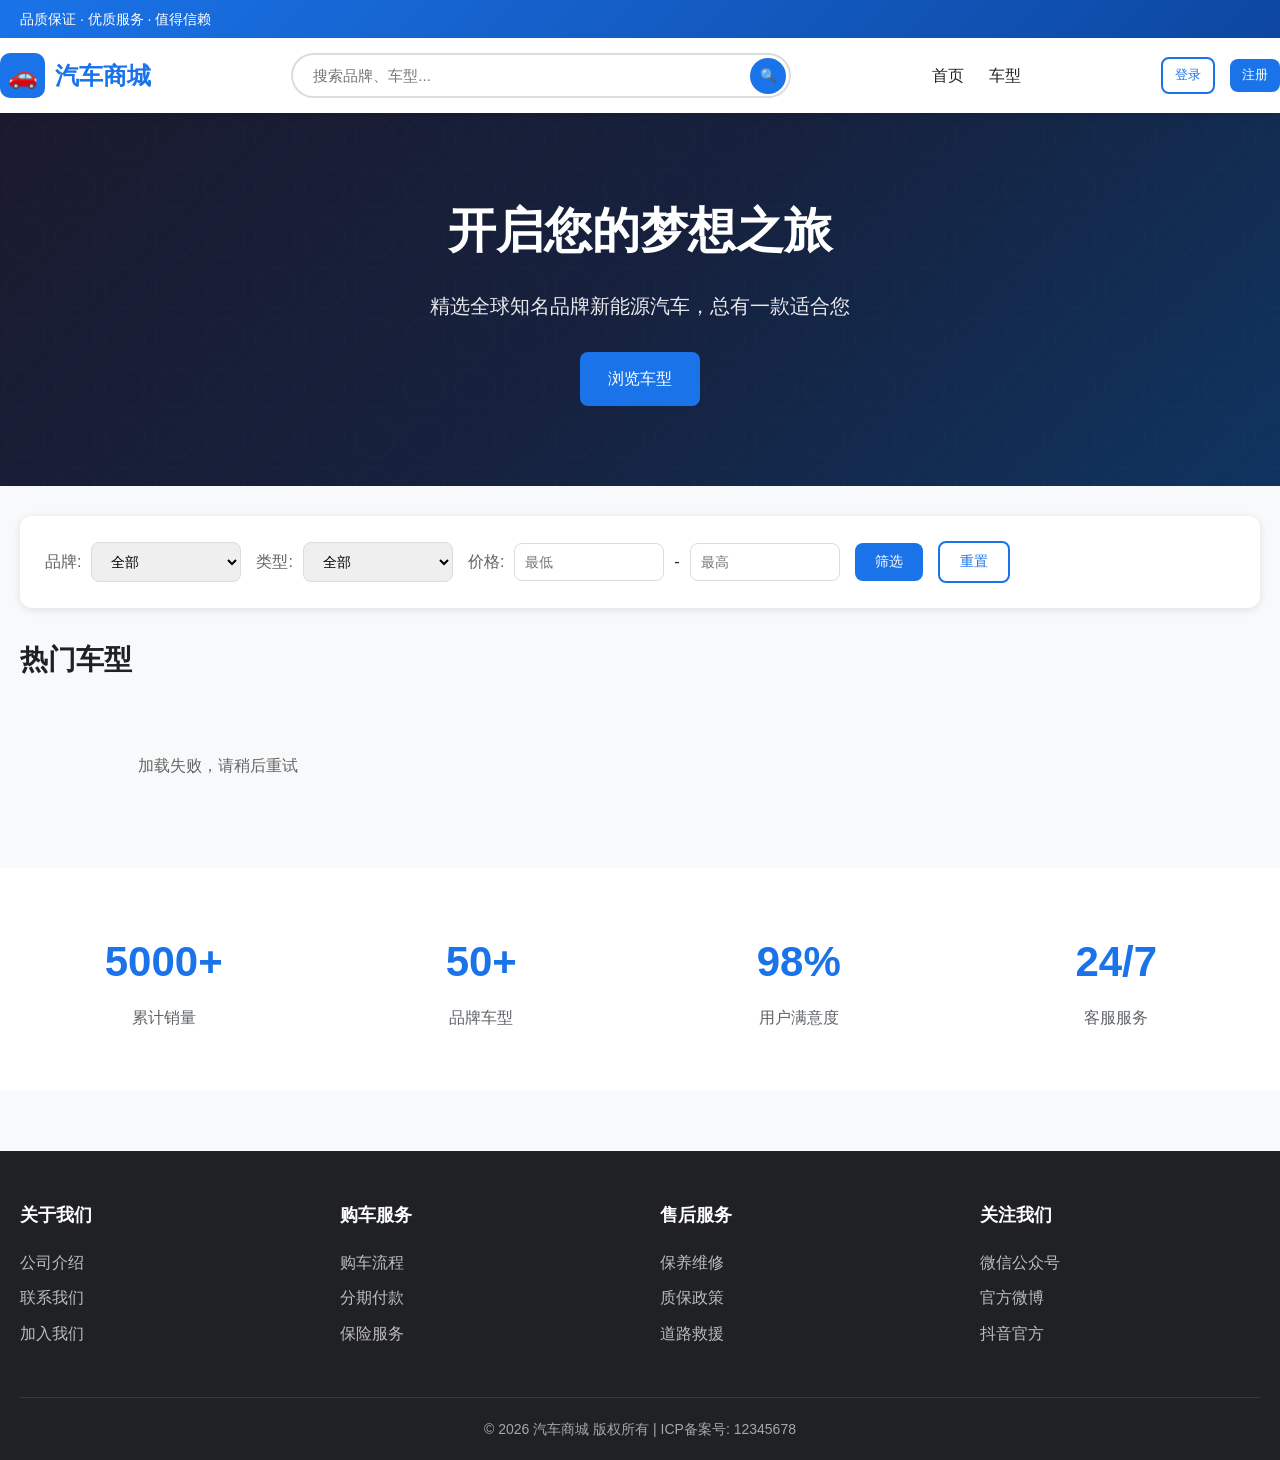
<file: index.html>
<!DOCTYPE html>
<html lang="zh-CN">
<head>
    <meta charset="UTF-8">
    <meta name="viewport" content="width=device-width, initial-scale=1.0">
    <title>汽车商城 - 购车首选</title>
    <link rel="stylesheet" href="css/style.css">
</head>
<body>
    <header>
        <div class="header-top">
            <div class="container">
                <span>品质保证 · 优质服务 · 值得信赖</span>
            </div>
        </div>
        <div class="header-main container">
            <a href="index.html" class="logo">
                <div class="logo-icon">🚗</div>
                <span>汽车商城</span>
            </a>
            <div class="search-box">
                <input type="text" id="searchInput" placeholder="搜索品牌、车型...">
                <button onclick="handleSearch()">🔍</button>
            </div>
            <nav>
                <ul class="nav-menu" id="headerNav">
                </ul>
            </nav>
            <div class="user-menu" id="userMenu">
            </div>
        </div>
    </header>

    <section class="hero">
        <div class="container">
            <h1>开启您的梦想之旅</h1>
            <p>精选全球知名品牌新能源汽车，总有一款适合您</p>
            <div class="hero-btns">
                <a href="cars.html" class="btn btn-primary btn-lg">浏览车型</a>
            </div>
        </div>
    </section>

    <div class="container">
        <section class="filter-section" id="filterSection">
            <div class="filter-row">
                <div class="filter-group">
                    <label>品牌:</label>
                    <select id="filterBrand">
                        <option value="">全部</option>
                    </select>
                </div>
                <div class="filter-group">
                    <label>类型:</label>
                    <select id="filterCategory">
                        <option value="">全部</option>
                    </select>
                </div>
                <div class="filter-group">
                    <label>价格:</label>
                    <div class="price-input">
                        <input type="number" id="minPrice" placeholder="最低">
                        <span>-</span>
                        <input type="number" id="maxPrice" placeholder="最高">
                    </div>
                </div>
                <button class="btn btn-primary" onclick="applyFilters()">筛选</button>
                <button class="btn btn-outline" onclick="resetFilters()">重置</button>
            </div>
        </section>

        <section class="cars-section">
            <h2 style="margin: 30px 0 20px; font-size: 28px;">热门车型</h2>
            <div class="cars-grid" id="carsGrid">
                <div class="loading"><div class="spinner"></div></div>
            </div>
        </section>
    </div>

    <section class="stats-section">
        <div class="container">
            <div class="stats-grid">
                <div class="stat-item">
                    <div class="stat-number">5000+</div>
                    <div class="stat-label">累计销量</div>
                </div>
                <div class="stat-item">
                    <div class="stat-number">50+</div>
                    <div class="stat-label">品牌车型</div>
                </div>
                <div class="stat-item">
                    <div class="stat-number">98%</div>
                    <div class="stat-label">用户满意度</div>
                </div>
                <div class="stat-item">
                    <div class="stat-number">24/7</div>
                    <div class="stat-label">客服服务</div>
                </div>
            </div>
        </div>
    </section>

    <footer>
        <div class="container">
            <div class="footer-grid">
                <div class="footer-section">
                    <h3>关于我们</h3>
                    <ul>
                        <li><a href="#">公司介绍</a></li>
                        <li><a href="#">联系我们</a></li>
                        <li><a href="#">加入我们</a></li>
                    </ul>
                </div>
                <div class="footer-section">
                    <h3>购车服务</h3>
                    <ul>
                        <li><a href="#">购车流程</a></li>
                        <li><a href="#">分期付款</a></li>
                        <li><a href="#">保险服务</a></li>
                    </ul>
                </div>
                <div class="footer-section">
                    <h3>售后服务</h3>
                    <ul>
                        <li><a href="#">保养维修</a></li>
                        <li><a href="#">质保政策</a></li>
                        <li><a href="#">道路救援</a></li>
                    </ul>
                </div>
                <div class="footer-section">
                    <h3>关注我们</h3>
                    <ul>
                        <li><a href="#">微信公众号</a></li>
                        <li><a href="#">官方微博</a></li>
                        <li><a href="#">抖音官方</a></li>
                    </ul>
                </div>
            </div>
            <div class="footer-bottom">
                <p>&copy; <span id="footerYear"></span> 汽车商城 版权所有 | ICP备案号: 12345678</p>
            </div>
        </div>
    </footer>

    <script src="js/app.js"></script>
    <script>
        async function init() {
            renderHeader();
            renderFooter();
            await loadFilterOptions();
            await loadCars();
        }

        async function loadCars() {
            try {
                const cars = await Cars.getAll();
                const grid = document.getElementById('carsGrid');
                
                if (cars.length === 0) {
                    grid.innerHTML = '<p style="text-align:center;padding:40px;color:#666;">暂无车型</p>';
                    return;
                }
                
                grid.innerHTML = cars.slice(0, 8).map(car => renderCarCard(car)).join('');
            } catch (e) {
                document.getElementById('carsGrid').innerHTML = 
                    '<p style="text-align:center;padding:40px;color:#666;">加载失败，请稍后重试</p>';
            }
        }

        async function loadFilterOptions() {
            try {
                const [brands, categories] = await Promise.all([
                    Cars.getBrands(),
                    Cars.getCategories()
                ]);
                
                const brandSelect = document.getElementById('filterBrand');
                const categorySelect = document.getElementById('filterCategory');
                
                brands.forEach(brand => {
                    brandSelect.innerHTML += `<option value="${brand}">${brand}</option>`;
                });
                
                categories.forEach(cat => {
                    categorySelect.innerHTML += `<option value="${cat}">${cat}</option>`;
                });
            } catch (e) {
                console.error('Failed to load filter options');
            }
        }

        function applyFilters() {
            const brand = document.getElementById('filterBrand')?.value;
            const category = document.getElementById('filterCategory')?.value;
            const minPrice = document.getElementById('minPrice')?.value;
            const maxPrice = document.getElementById('maxPrice')?.value;
            
            const params = new URLSearchParams();
            if (brand) params.append('brand', brand);
            if (category) params.append('category', category);
            if (minPrice) params.append('min_price', minPrice);
            if (maxPrice) params.append('max_price', maxPrice);
            
            window.location.href = `cars.html?${params.toString()}`;
        }

        function resetFilters() {
            window.location.href = 'cars.html';
        }

        function handleSearch() {
            const search = document.getElementById('searchInput').value.trim();
            if (search) {
                window.location.href = `cars.html?search=${encodeURIComponent(search)}`;
            }
        }

        document.getElementById('searchInput')?.addEventListener('keypress', (e) => {
            if (e.key === 'Enter') {
                handleSearch();
            }
        });

        init();
    </script>
</body>
</html>
</file>
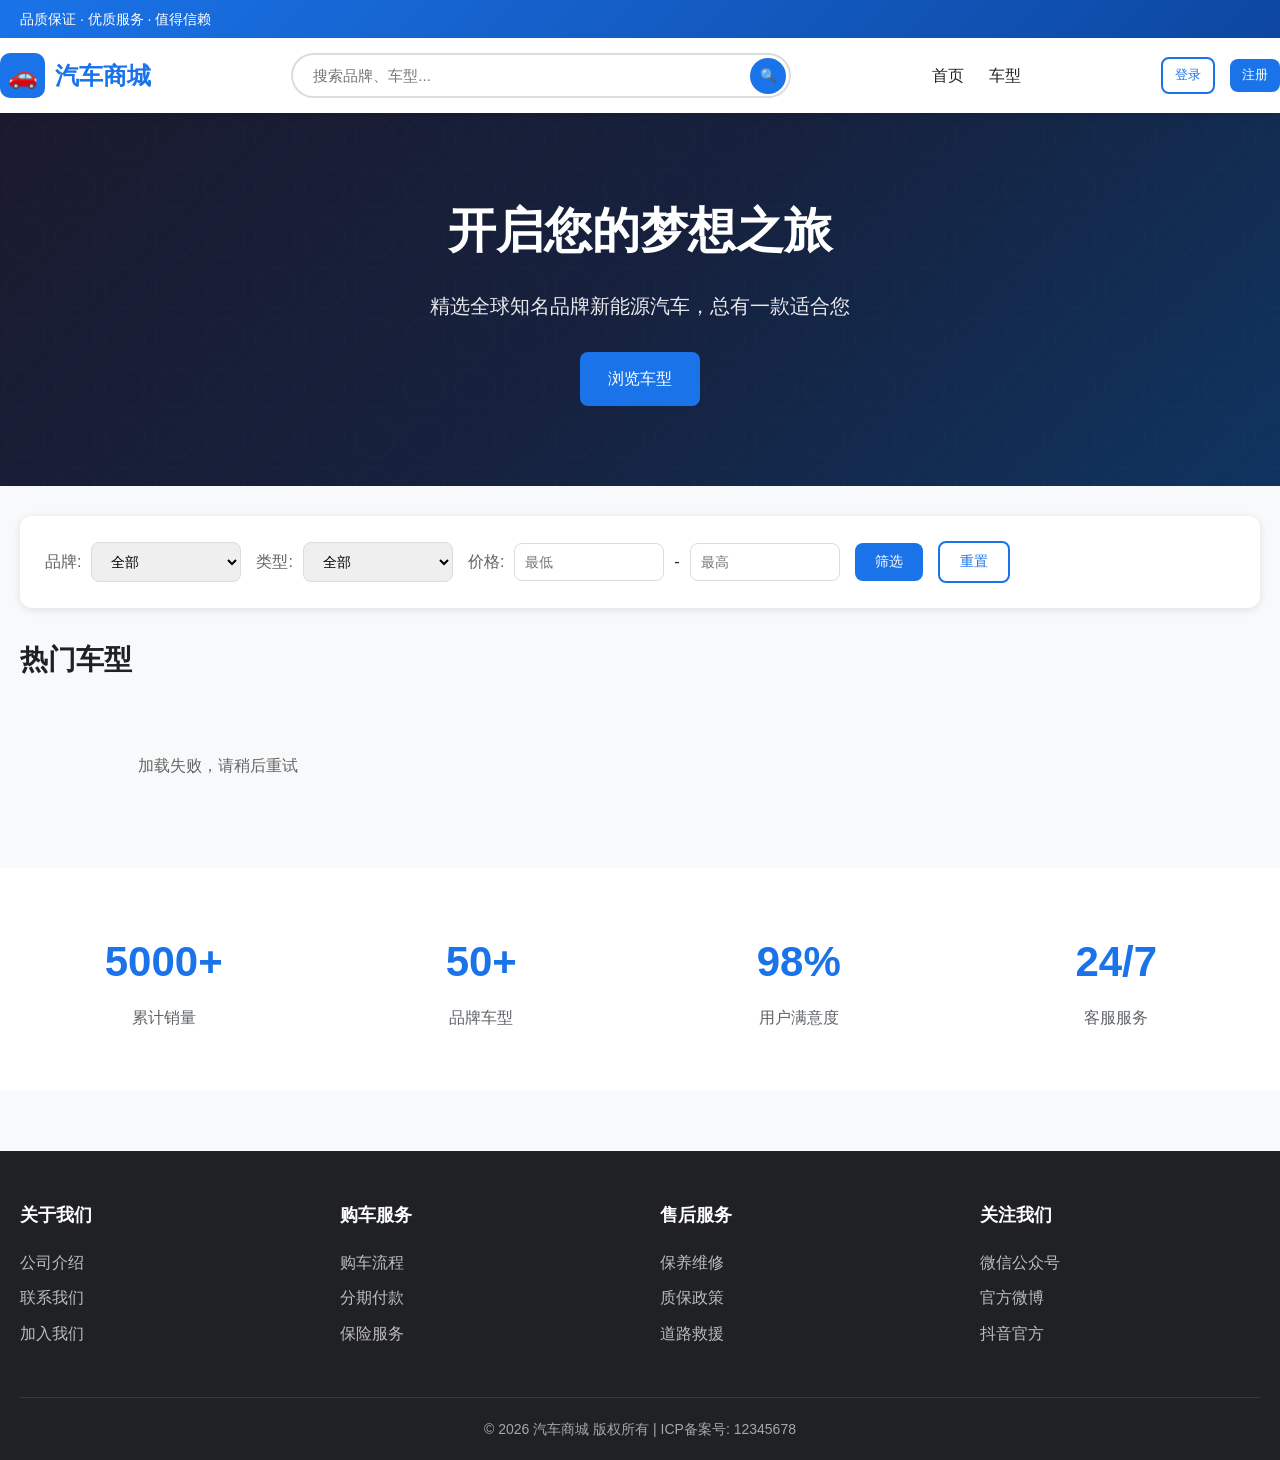
<file: admin.html>
<!DOCTYPE html>
<html lang="zh-CN">
<head>
    <meta charset="UTF-8">
    <meta name="viewport" content="width=device-width, initial-scale=1.0">
    <title>管理后台 - 汽车商城</title>
    <link rel="stylesheet" href="css/style.css">
</head>
<body>
    <div class="admin-container">
        <aside class="admin-sidebar">
            <div class="admin-sidebar-header">
                🚗 汽车商城管理
            </div>
            <ul class="admin-menu">
                <li class="admin-menu-item active" data-page="dashboard">
                    <a href="#dashboard">📊 数据概览</a>
                </li>
                <li class="admin-menu-item" data-page="cars">
                    <a href="#cars">🚗 车型管理</a>
                </li>
                <li class="admin-menu-item" data-page="orders">
                    <a href="#orders">📋 订单管理</a>
                </li>
                <li class="admin-menu-item" data-page="users">
                    <a href="#users">👥 用户管理</a>
                </li>
                <li class="admin-menu-item">
                    <a href="index.html">🏠 返回首页</a>
                </li>
            </ul>
        </aside>

        <main class="admin-content">
            <div class="admin-header">
                <h1>数据概览</h1>
                <div>
                    <span id="adminUsername" style="margin-right: 15px;"></span>
                    <button class="btn btn-outline btn-sm" onclick="Auth.logout()">退出</button>
                </div>
            </div>

            <div id="dashboardPage" class="admin-page">
                <div class="stats-cards" id="statsCards">
                    <div class="loading"><div class="spinner"></div></div>
                </div>

                <div class="chart-grid">
                    <div class="chart-container">
                        <div class="chart-title">品牌销量排行</div>
                        <div class="bar-chart" id="brandChart"></div>
                    </div>
                    <div class="chart-container">
                        <div class="chart-title">月度销售额趋势</div>
                        <div class="bar-chart" id="salesChart"></div>
                    </div>
                </div>

                <div class="chart-container" style="margin-top: 25px;">
                    <div class="chart-title">热销车型 TOP 5</div>
                    <table class="admin-table">
                        <thead>
                            <tr>
                                <th>排名</th>
                                <th>车型</th>
                                <th>品牌</th>
                                <th>售价</th>
                                <th>销量</th>
                                <th>销售额</th>
                            </tr>
                        </thead>
                        <tbody id="topCarsTable"></tbody>
                    </table>
                </div>
            </div>

            <div id="carsPage" class="admin-page" style="display: none;">
                <div style="display: flex; justify-content: space-between; align-items: center; margin-bottom: 20px;">
                    <h3>车型列表</h3>
                    <button class="btn btn-primary" onclick="showAddCarModal()">+ 添加车型</button>
                </div>
                <div class="admin-table">
                    <table>
                        <thead>
                            <tr>
                                <th>ID</th>
                                <th>图片</th>
                                <th>品牌型号</th>
                                <th>类型</th>
                                <th>价格</th>
                                <th>库存</th>
                                <th>销量</th>
                                <th>操作</th>
                            </tr>
                        </thead>
                        <tbody id="carsTable"></tbody>
                    </table>
                </div>
            </div>

            <div id="ordersPage" class="admin-page" style="display: none;">
                <div style="display: flex; justify-content: space-between; align-items: center; margin-bottom: 20px;">
                    <h3>订单列表</h3>
                    <div>
                        <select id="orderStatusFilter" onchange="loadAdminOrders()" style="padding: 8px 15px; border: 1px solid #dadce0; border-radius: 8px;">
                            <option value="">全部状态</option>
                            <option value="pending_payment">待支付</option>
                            <option value="paid">已支付</option>
                            <option value="shipped">配送中</option>
                            <option value="completed">已完成</option>
                        </select>
                    </div>
                </div>
                <div class="admin-table">
                    <table>
                        <thead>
                            <tr>
                                <th>订单号</th>
                                <th>用户ID</th>
                                <th>商品</th>
                                <th>金额</th>
                                <th>状态</th>
                                <th>时间</th>
                                <th>操作</th>
                            </tr>
                        </thead>
                        <tbody id="ordersTable"></tbody>
                    </table>
                </div>
            </div>

            <div id="usersPage" class="admin-page" style="display: none;">
                <div class="chart-container" style="margin-bottom: 25px;">
                    <div class="chart-title">用户统计</div>
                    <div class="stats-grid" style="grid-template-columns: repeat(3, 1fr);">
                        <div class="stat-item">
                            <div class="stat-number" id="totalUsers">0</div>
                            <div class="stat-label">总用户数</div>
                        </div>
                        <div class="stat-item">
                            <div class="stat-number" id="totalOrders2">0</div>
                            <div class="stat-label">总订单数</div>
                        </div>
                        <div class="stat-item">
                            <div class="stat-number" id="paidOrders2">0</div>
                            <div class="stat-label">已完成订单</div>
                        </div>
                    </div>
                </div>
                <div>
                    <h3 style="margin-bottom: 15px;">用户列表</h3>
                    <table class="admin-table">
                        <thead>
                            <tr>
                                <th>用户ID</th>
                                <th>用户名</th>
                                <th>邮箱</th>
                                <th>角色</th>
                                <th>注册时间</th>
                                <th>已完成订单</th>
                                <th>累计消费</th>
                            </tr>
                        </thead>
                        <tbody id="usersTable"></tbody>
                    </table>
                </div>
            </div>
        </main>
    </div>

    <div class="modal" id="carModal">
        <div class="modal-content">
            <div class="modal-header">
                <h3 id="carModalTitle">添加车型</h3>
                <button class="modal-close" onclick="closeCarModal()">&times;</button>
            </div>
            <div class="modal-body">
                <form id="carForm">
                    <input type="hidden" id="carId">
                    <div class="form-group">
                        <label>品牌</label>
                        <input type="text" id="carBrand" required>
                    </div>
                    <div class="form-group">
                        <label>型号</label>
                        <input type="text" id="carModel" required>
                    </div>
                    <div class="form-group">
                        <label>年份</label>
                        <input type="number" id="carYear" required>
                    </div>
                    <div class="form-group">
                        <label>价格</label>
                        <input type="number" id="carPrice" required>
                    </div>
                    <div class="form-group">
                        <label>类型</label>
                        <select id="carCategory" required>
                            <option value="电动车">电动车</option>
                            <option value="混动">混动</option>
                            <option value="燃油">燃油车</option>
                        </select>
                    </div>
                    <div class="form-group">
                        <label>颜色</label>
                        <input type="text" id="carColor" required>
                    </div>
                    <div class="form-group">
                        <label>图片URL</label>
                        <input type="url" id="carImage" required>
                    </div>
                    <div class="form-group">
                        <label>描述</label>
                        <textarea id="carDescription" rows="3" required></textarea>
                    </div>
                    <div class="form-group">
                        <label>库存</label>
                        <input type="number" id="carStock" required>
                    </div>
                </form>
            </div>
            <div class="modal-footer">
                <button class="btn btn-outline" onclick="closeCarModal()">取消</button>
                <button class="btn btn-primary" onclick="saveCar()">保存</button>
            </div>
        </div>
    </div>

    <script src="js/app.js"></script>
    <script>
        if (!Utils.isAdmin()) {
            window.location.href = 'index.html';
        }

        const user = Utils.getUser();
        document.getElementById('adminUsername').textContent = '管理员: ' + user.username;

        document.querySelectorAll('.admin-menu-item').forEach(item => {
            item.addEventListener('click', () => {
                document.querySelectorAll('.admin-menu-item').forEach(i => i.classList.remove('active'));
                item.classList.add('active');
                
                const page = item.dataset.page;
                document.querySelectorAll('.admin-page').forEach(p => p.style.display = 'none');
                
                if (page === 'dashboard') {
                    document.getElementById('dashboardPage').style.display = 'block';
                    loadDashboard();
                } else if (page === 'cars') {
                    document.getElementById('carsPage').style.display = 'block';
                    loadAdminCars();
                } else if (page === 'orders') {
                    document.getElementById('ordersPage').style.display = 'block';
                    loadAdminOrders();
                } else if (page === 'users') {
                    document.getElementById('usersPage').style.display = 'block';
                    loadUserStats();
                }
            });
        });

        async function loadDashboard() {
            try {
                const stats = await Admin.getStats();
                
                document.getElementById('statsCards').innerHTML = `
                    <div class="stat-card">
                        <div class="stat-card-header">
                            <div class="stat-card-icon blue">💰</div>
                        </div>
                        <div class="stat-card-value">¥${stats.total_sales.toLocaleString()}</div>
                        <div class="stat-card-label">总销售额</div>
                    </div>
                    <div class="stat-card">
                        <div class="stat-card-header">
                            <div class="stat-card-icon green">📋</div>
                        </div>
                        <div class="stat-card-value">${stats.total_orders}</div>
                        <div class="stat-card-label">总订单数</div>
                    </div>
                    <div class="stat-card">
                        <div class="stat-card-header">
                            <div class="stat-card-icon orange">✓</div>
                        </div>
                        <div class="stat-card-value">${stats.paid_orders}</div>
                        <div class="stat-card-label">已完成订单</div>
                    </div>
                    <div class="stat-card">
                        <div class="stat-card-header">
                            <div class="stat-card-icon purple">👥</div>
                        </div>
                        <div class="stat-card-value">${stats.total_users}</div>
                        <div class="stat-card-label">注册用户</div>
                    </div>
                `;
                
                renderBrandChart(stats.sales_by_brand);
                renderSalesChart(stats.monthly_sales);
                renderTopCars(stats.top_cars);
            } catch (e) {
                console.error('Failed to load dashboard:', e);
            }
        }

        function renderBrandChart(data) {
            const max = Math.max(...Object.values(data), 1);
            const html = Object.entries(data).map(([brand, count]) => `
                <div class="bar-item">
                    <span class="bar-label">${brand}</span>
                    <div class="bar-wrapper">
                        <div class="bar-fill" style="width: ${(count / max) * 100}%">${count}</div>
                    </div>
                </div>
            `).join('');
            document.getElementById('brandChart').innerHTML = html || '<p>暂无数据</p>';
        }

        function renderSalesChart(data) {
            const max = Math.max(...Object.values(data), 1);
            const html = Object.entries(data).map(([month, amount]) => `
                <div class="bar-item">
                    <span class="bar-label">${month}</span>
                    <div class="bar-wrapper">
                        <div class="bar-fill" style="width: ${(amount / max) * 100}%">¥${(amount / 10000).toFixed(1)}万</div>
                    </div>
                </div>
            `).join('');
            document.getElementById('salesChart').innerHTML = html || '<p>暂无数据</p>';
        }

        function renderTopCars(cars) {
            document.getElementById('topCarsTable').innerHTML = cars.map((car, i) => `
                <tr>
                    <td>${i + 1}</td>
                    <td><img src="${car.image}" style="width: 80px; height: 50px; object-fit: cover; border-radius: 4px;" onerror="this.src='https://via.placeholder.com/80x50'"></td>
                    <td>${car.brand} ${car.model}</td>
                    <td>${car.brand}</td>
                    <td>¥${car.price.toLocaleString()}</td>
                    <td>${car.sales}</td>
                    <td>¥${(car.price * car.sales).toLocaleString()}</td>
                </tr>
            `).join('');
        }

        async function loadAdminCars() {
            try {
                const cars = await Admin.getCars();
                document.getElementById('carsTable').innerHTML = cars.map(car => `
                    <tr>
                        <td>${car.id}</td>
                        <td><img src="${car.image}" style="width: 80px; height: 50px; object-fit: cover; border-radius: 4px;" onerror="this.src='https://via.placeholder.com/80x50'"></td>
                        <td>
                            <div><strong>${car.brand} ${car.model}</strong></div>
                            <div style="font-size: 12px; color: #666;">${car.year}款 | ${car.color}</div>
                        </td>
                        <td>${car.category}</td>
                        <td>¥${car.price.toLocaleString()}</td>
                        <td>${car.stock}</td>
                        <td>${car.sales}</td>
                        <td>
                            <button class="btn btn-sm btn-outline" onclick="editCar('${car.id}')">编辑</button>
                            <button class="btn btn-sm btn-danger" onclick="deleteCar('${car.id}')">删除</button>
                        </td>
                    </tr>
                `).join('');
            } catch (e) {
                console.error('Failed to load cars:', e);
            }
        }

        async function loadAdminOrders() {
            try {
                const status = document.getElementById('orderStatusFilter').value;
                const orders = await Admin.getOrders(status);
                document.getElementById('ordersTable').innerHTML = orders.map(order => `
                    <tr>
                        <td>${order.id}</td>
                        <td>${order.username || order.user_id}</td>
                        <td>${order.items.map(i => i.car.brand + ' ' + i.car.model).join(', ')}</td>
                        <td>¥${order.total.toLocaleString()}</td>
                        <td><span class="status-badge ${getStatusClass(order.status)}">${getStatusText(order.status)}</span></td>
                        <td>${new Date(order.created_at).toLocaleDateString()}</td>
                        <td>
                            <button class="btn btn-sm btn-outline" onclick="updateOrderStatus('${order.id}')">更新状态</button>
                        </td>
                    </tr>
                `).join('');
            } catch (e) {
                console.error('Failed to load orders:', e);
            }
        }

        function getStatusClass(status) {
            const map = {
                'pending_payment': 'warning',
                'paid': 'success',
                'shipped': 'info',
                'completed': 'success'
            };
            return map[status] || '';
        }

        function getStatusText(status) {
            const map = {
                'pending_payment': '待支付',
                'paid': '已支付',
                'shipped': '配送中',
                'completed': '已完成'
            };
            return map[status] || status;
        }

        function showAddCarModal() {
            document.getElementById('carModalTitle').textContent = '添加车型';
            document.getElementById('carId').value = '';
            document.getElementById('carForm').reset();
            document.getElementById('carModal').classList.add('show');
        }

        function closeCarModal() {
            document.getElementById('carModal').classList.remove('show');
        }

        async function editCar(carId) {
            const cars = await Admin.getCars();
            const car = cars.find(c => c.id === carId);
            if (!car) return;
            
            document.getElementById('carModalTitle').textContent = '编辑车型';
            document.getElementById('carId').value = car.id;
            document.getElementById('carBrand').value = car.brand;
            document.getElementById('carModel').value = car.model;
            document.getElementById('carYear').value = car.year;
            document.getElementById('carPrice').value = car.price;
            document.getElementById('carCategory').value = car.category;
            document.getElementById('carColor').value = car.color;
            document.getElementById('carImage').value = car.image;
            document.getElementById('carDescription').value = car.description;
            document.getElementById('carStock').value = car.stock;
            
            document.getElementById('carModal').classList.add('show');
        }

        async function saveCar() {
            const carId = document.getElementById('carId').value;
            const carData = {
                brand: document.getElementById('carBrand').value,
                model: document.getElementById('carModel').value,
                year: parseInt(document.getElementById('carYear').value),
                price: parseInt(document.getElementById('carPrice').value),
                category: document.getElementById('carCategory').value,
                color: document.getElementById('carColor').value,
                image: document.getElementById('carImage').value,
                description: document.getElementById('carDescription').value,
                stock: parseInt(document.getElementById('carStock').value)
            };
            
            try {
                if (carId) {
                    await Admin.updateCar(carId, carData);
                    Utils.showToast('更新成功', 'success');
                } else {
                    await Admin.addCar(carData);
                    Utils.showToast('添加成功', 'success');
                }
                closeCarModal();
                loadAdminCars();
            } catch (e) {
                Utils.showToast(e.message || '操作失败', 'error');
            }
        }

        async function deleteCar(carId) {
            if (!confirm('确定要删除这个车型吗？')) return;
            
            try {
                await Admin.deleteCar(carId);
                Utils.showToast('删除成功', 'success');
                loadAdminCars();
            } catch (e) {
                Utils.showToast(e.message || '删除失败', 'error');
            }
        }

        async function updateOrderStatus(orderId) {
            const status = prompt('请输入新状态 (pending_payment/paid/shipped/completed):');
            if (!status) return;
            
            try {
                await Admin.updateOrder(orderId, { status });
                Utils.showToast('更新成功', 'success');
                loadAdminOrders();
            } catch (e) {
                Utils.showToast(e.message || '更新失败', 'error');
            }
        }

        async function loadUserStats() {
            try {
                const stats = await Admin.getStats();
                document.getElementById('totalUsers').textContent = stats.total_users;
                document.getElementById('totalOrders2').textContent = stats.total_orders;
                document.getElementById('paidOrders2').textContent = stats.paid_orders;

                const users = await Admin.getUsers();
                document.getElementById('usersTable').innerHTML = users.map(user => `
                    <tr>
                        <td>${user.id}</td>
                        <td>${user.username}</td>
                        <td>${user.email}</td>
                        <td><span class="status-badge ${user.role === 'admin' ? 'danger' : 'success'}">${user.role === 'admin' ? '管理员' : '用户'}</span></td>
                        <td>${new Date(user.created_at).toLocaleDateString()}</td>
                        <td>${user.paid_orders}</td>
                        <td>¥${user.total_spent.toLocaleString()}</td>
                    </tr>
                `).join('');
            } catch (e) {
                console.error('Failed to load user stats:', e);
            }
        }

        loadDashboard();
    </script>
</body>
</html>
</file>
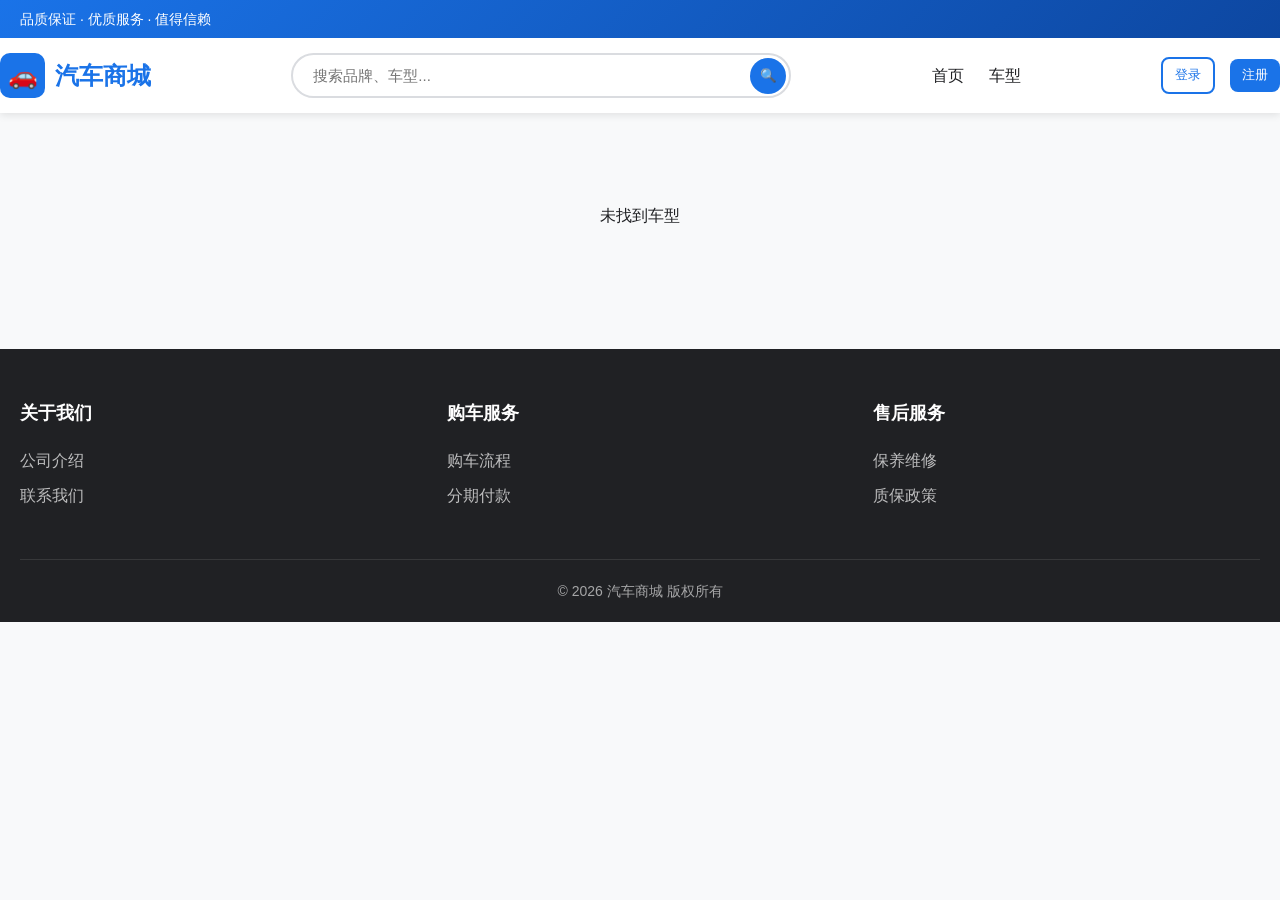
<file: car-detail.html>
<!DOCTYPE html>
<html lang="zh-CN">
<head>
    <meta charset="UTF-8">
    <meta name="viewport" content="width=device-width, initial-scale=1.0">
    <title>车型详情 - 汽车商城</title>
    <link rel="stylesheet" href="css/style.css">
</head>
<body>
    <header>
        <div class="header-top">
            <div class="container">
                <span>品质保证 · 优质服务 · 值得信赖</span>
            </div>
        </div>
        <div class="header-main container">
            <a href="index.html" class="logo">
                <div class="logo-icon">🚗</div>
                <span>汽车商城</span>
            </a>
            <div class="search-box">
                <input type="text" id="searchInput" placeholder="搜索品牌、车型...">
                <button onclick="handleSearch()">🔍</button>
            </div>
            <nav>
                <ul class="nav-menu" id="headerNav"></ul>
            </nav>
            <div class="user-menu" id="userMenu"></div>
        </div>
    </header>

    <div class="detail-container" id="carDetail">
        <div class="loading"><div class="spinner"></div></div>
    </div>

    <footer>
        <div class="container">
            <div class="footer-grid">
                <div class="footer-section">
                    <h3>关于我们</h3>
                    <ul>
                        <li><a href="#">公司介绍</a></li>
                        <li><a href="#">联系我们</a></li>
                    </ul>
                </div>
                <div class="footer-section">
                    <h3>购车服务</h3>
                    <ul>
                        <li><a href="#">购车流程</a></li>
                        <li><a href="#">分期付款</a></li>
                    </ul>
                </div>
                <div class="footer-section">
                    <h3>售后服务</h3>
                    <ul>
                        <li><a href="#">保养维修</a></li>
                        <li><a href="#">质保政策</a></li>
                    </ul>
                </div>
            </div>
            <div class="footer-bottom">
                <p>&copy; <span id="footerYear"></span> 汽车商城 版权所有</p>
            </div>
        </div>
    </footer>

    <script src="js/app.js"></script>
    <script>
        let carData = null;

        async function init() {
            renderHeader();
            renderFooter();
            await loadCarDetail();
        }

        async function loadCarDetail() {
            const params = new URLSearchParams(window.location.search);
            const carId = params.get('id');
            
            if (!carId) {
                document.getElementById('carDetail').innerHTML = '<p style="text-align:center;padding:60px;">未找到车型</p>';
                return;
            }
            
            try {
                carData = await Cars.getById(carId);
                renderCarDetail();
            } catch (e) {
                document.getElementById('carDetail').innerHTML = '<p style="text-align:center;padding:60px;">加载失败</p>';
            }
        }

        function renderCarDetail() {
            const car = carData;
            const specs = car.specs || {};
            
            document.getElementById('carDetail').innerHTML = `
                <div class="detail-header">
                    <div class="detail-image">
                        <img src="${car.image}" alt="${car.brand} ${car.model}" onerror="this.src='https://via.placeholder.com/800x600?text=No+Image'">
                    </div>
                    <div class="detail-info">
                        <h1 class="detail-title">${car.brand} ${car.model}</h1>
                        <div class="detail-price">${Utils.formatPrice(car.price)} <span>起</span></div>
                        
                        <div class="detail-meta">
                            <div class="detail-meta-item">📅 ${car.year}款</div>
                            <div class="detail-meta-item">🚗 ${car.category}</div>
                            <div class="detail-meta-item">🎨 ${car.color}</div>
                            <div class="detail-meta-item">📦 库存: ${car.stock}辆</div>
                        </div>
                        
                        <p class="detail-description">${car.description}</p>
                        
                        <div class="detail-specs">
                            <h3>车辆参数</h3>
                            <div class="specs-grid">
                                <div class="spec-item">
                                    <span class="spec-label">动力系统</span>
                                    <span class="spec-value">${specs.engine || '-'}</span>
                                </div>
                                <div class="spec-item">
                                    <span class="spec-label">最大功率</span>
                                    <span class="spec-value">${specs.horsepower || '-'}</span>
                                </div>
                                <div class="spec-item">
                                    <span class="spec-label">最大扭矩</span>
                                    <span class="spec-value">${specs.torque || '-'}</span>
                                </div>
                                <div class="spec-item">
                                    <span class="spec-label">电池容量</span>
                                    <span class="spec-value">${specs.battery || '-'}</span>
                                </div>
                                <div class="spec-item">
                                    <span class="spec-label">续航里程</span>
                                    <span class="spec-value">${specs.range || '-'}</span>
                                </div>
                                <div class="spec-item">
                                    <span class="spec-label">百公里加速</span>
                                    <span class="spec-value">${specs['0_100'] || '-'}</span>
                                </div>
                                <div class="spec-item">
                                    <span class="spec-label">变速箱</span>
                                    <span class="spec-value">${specs.transmission || '-'}</span>
                                </div>
                                <div class="spec-item">
                                    <span class="spec-label">驱动方式</span>
                                    <span class="spec-value">${specs.drive || '-'}</span>
                                </div>
                            </div>
                        </div>
                        
                        <div class="detail-features">
                            <h3>配置亮点</h3>
                            <div class="features-list">
                                ${(car.features || []).map(f => `<span class="feature-tag">${f}</span>`).join('')}
                            </div>
                        </div>
                        
                        <div class="detail-actions">
                            <button class="btn btn-primary btn-lg" onclick="addToCart('${car.id}')">
                                🛒 加入购物车
                            </button>
                            <button class="btn btn-secondary btn-lg" onclick="buyNow('${car.id}')">
                                💰 立即购买
                            </button>
                        </div>
                    </div>
                </div>
            `;
            
            document.title = `${car.brand} ${car.model} - 汽车商城`;
        }

        async function addToCart(carId) {
            if (!Utils.isLoggedIn()) {
                Utils.showToast('请先登录', 'warning');
                setTimeout(() => window.location.href = 'login.html', 1000);
                return;
            }
            
            try {
                showLoading();
                await Cart.add(carId, 1);
                Utils.showToast('已添加到购物车', 'success');
                loadCartCount();
            } catch (e) {
                Utils.showToast(e.message || '添加失败', 'error');
            } finally {
                hideLoading();
            }
        }

        async function buyNow(carId) {
            if (!Utils.isLoggedIn()) {
                Utils.showToast('请先登录', 'warning');
                setTimeout(() => window.location.href = 'login.html', 1000);
                return;
            }
            
            try {
                showLoading();
                await Cart.add(carId, 1);
                window.location.href = 'cart.html';
            } catch (e) {
                Utils.showToast(e.message || '操作失败', 'error');
            } finally {
                hideLoading();
            }
        }

        function handleSearch() {
            const search = document.getElementById('searchInput').value.trim();
            if (search) {
                window.location.href = `cars.html?search=${encodeURIComponent(search)}`;
            }
        }

        document.getElementById('searchInput')?.addEventListener('keypress', (e) => {
            if (e.key === 'Enter') {
                handleSearch();
            }
        });

        init();
    </script>
</body>
</html>
</file>
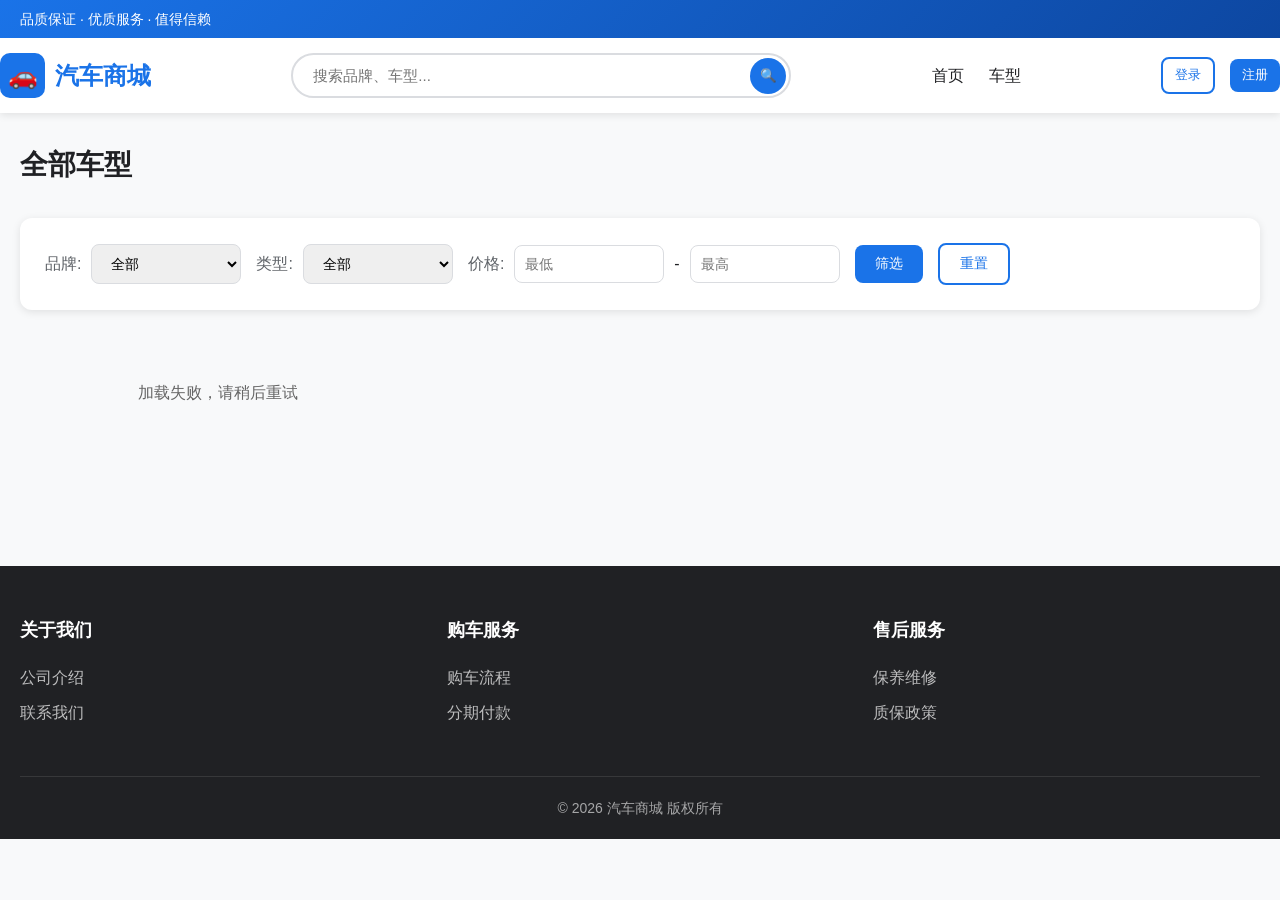
<file: cars.html>
<!DOCTYPE html>
<html lang="zh-CN">
<head>
    <meta charset="UTF-8">
    <meta name="viewport" content="width=device-width, initial-scale=1.0">
    <title>车型列表 - 汽车商城</title>
    <link rel="stylesheet" href="css/style.css">
</head>
<body>
    <header>
        <div class="header-top">
            <div class="container">
                <span>品质保证 · 优质服务 · 值得信赖</span>
            </div>
        </div>
        <div class="header-main container">
            <a href="index.html" class="logo">
                <div class="logo-icon">🚗</div>
                <span>汽车商城</span>
            </a>
            <div class="search-box">
                <input type="text" id="searchInput" placeholder="搜索品牌、车型...">
                <button onclick="handleSearch()">🔍</button>
            </div>
            <nav>
                <ul class="nav-menu" id="headerNav"></ul>
            </nav>
            <div class="user-menu" id="userMenu"></div>
        </div>
    </header>

    <div class="container">
        <div style="padding: 30px 0;">
            <h2 style="margin-bottom: 20px; font-size: 28px;">全部车型</h2>
            
            <div class="filter-section">
                <div class="filter-row">
                    <div class="filter-group">
                        <label>品牌:</label>
                        <select id="filterBrand">
                            <option value="">全部</option>
                        </select>
                    </div>
                    <div class="filter-group">
                        <label>类型:</label>
                        <select id="filterCategory">
                            <option value="">全部</option>
                        </select>
                    </div>
                    <div class="filter-group">
                        <label>价格:</label>
                        <div class="price-input">
                            <input type="number" id="minPrice" placeholder="最低">
                            <span>-</span>
                            <input type="number" id="maxPrice" placeholder="最高">
                        </div>
                    </div>
                    <button class="btn btn-primary" onclick="applyFilters()">筛选</button>
                    <button class="btn btn-outline" onclick="resetFilters()">重置</button>
                </div>
            </div>

            <div class="cars-grid" id="carsGrid">
                <div class="loading"><div class="spinner"></div></div>
            </div>
        </div>
    </div>

    <footer>
        <div class="container">
            <div class="footer-grid">
                <div class="footer-section">
                    <h3>关于我们</h3>
                    <ul>
                        <li><a href="#">公司介绍</a></li>
                        <li><a href="#">联系我们</a></li>
                    </ul>
                </div>
                <div class="footer-section">
                    <h3>购车服务</h3>
                    <ul>
                        <li><a href="#">购车流程</a></li>
                        <li><a href="#">分期付款</a></li>
                    </ul>
                </div>
                <div class="footer-section">
                    <h3>售后服务</h3>
                    <ul>
                        <li><a href="#">保养维修</a></li>
                        <li><a href="#">质保政策</a></li>
                    </ul>
                </div>
            </div>
            <div class="footer-bottom">
                <p>&copy; <span id="footerYear"></span> 汽车商城 版权所有</p>
            </div>
        </div>
    </footer>

    <script src="js/app.js"></script>
    <script>
        async function init() {
            renderHeader();
            renderFooter();
            await loadFilterOptions();
            await loadCars();
        }

        async function loadCars() {
            const params = getUrlParams();
            try {
                const cars = await Cars.getAll(params);
                const grid = document.getElementById('carsGrid');
                
                if (cars.length === 0) {
                    grid.innerHTML = '<p style="text-align:center;padding:40px;color:#666;">暂无符合条件的车型</p>';
                    return;
                }
                
                grid.innerHTML = cars.map(car => renderCarCard(car)).join('');
            } catch (e) {
                document.getElementById('carsGrid').innerHTML = 
                    '<p style="text-align:center;padding:40px;color:#666;">加载失败，请稍后重试</p>';
            }
        }

        async function loadFilterOptions() {
            try {
                const [brands, categories] = await Promise.all([
                    Cars.getBrands(),
                    Cars.getCategories()
                ]);
                
                const brandSelect = document.getElementById('filterBrand');
                const categorySelect = document.getElementById('filterCategory');
                
                const params = getUrlParams();
                
                brands.forEach(brand => {
                    const selected = params.brand === brand ? 'selected' : '';
                    brandSelect.innerHTML += `<option value="${brand}" ${selected}>${brand}</option>`;
                });
                
                categories.forEach(cat => {
                    const selected = params.category === cat ? 'selected' : '';
                    categorySelect.innerHTML += `<option value="${cat}" ${selected}>${cat}</option>`;
                });
                
                if (params.min_price) {
                    document.getElementById('minPrice').value = params.min_price;
                }
                if (params.max_price) {
                    document.getElementById('maxPrice').value = params.max_price;
                }
                if (params.search) {
                    document.getElementById('searchInput').value = params.search;
                }
            } catch (e) {
                console.error('Failed to load filter options');
            }
        }

        function applyFilters() {
            const brand = document.getElementById('filterBrand')?.value;
            const category = document.getElementById('filterCategory')?.value;
            const minPrice = document.getElementById('minPrice')?.value;
            const maxPrice = document.getElementById('maxPrice')?.value;
            const search = document.getElementById('searchInput')?.value;
            
            const params = new URLSearchParams();
            if (brand) params.append('brand', brand);
            if (category) params.append('category', category);
            if (minPrice) params.append('min_price', minPrice);
            if (maxPrice) params.append('max_price', maxPrice);
            if (search) params.append('search', search);
            
            window.location.href = `cars.html?${params.toString()}`;
        }

        function resetFilters() {
            window.location.href = 'cars.html';
        }

        function handleSearch() {
            const search = document.getElementById('searchInput').value.trim();
            if (search) {
                window.location.href = `cars.html?search=${encodeURIComponent(search)}`;
            } else {
                window.location.href = 'cars.html';
            }
        }

        document.getElementById('searchInput')?.addEventListener('keypress', (e) => {
            if (e.key === 'Enter') {
                handleSearch();
            }
        });

        init();
    </script>
</body>
</html>
</file>
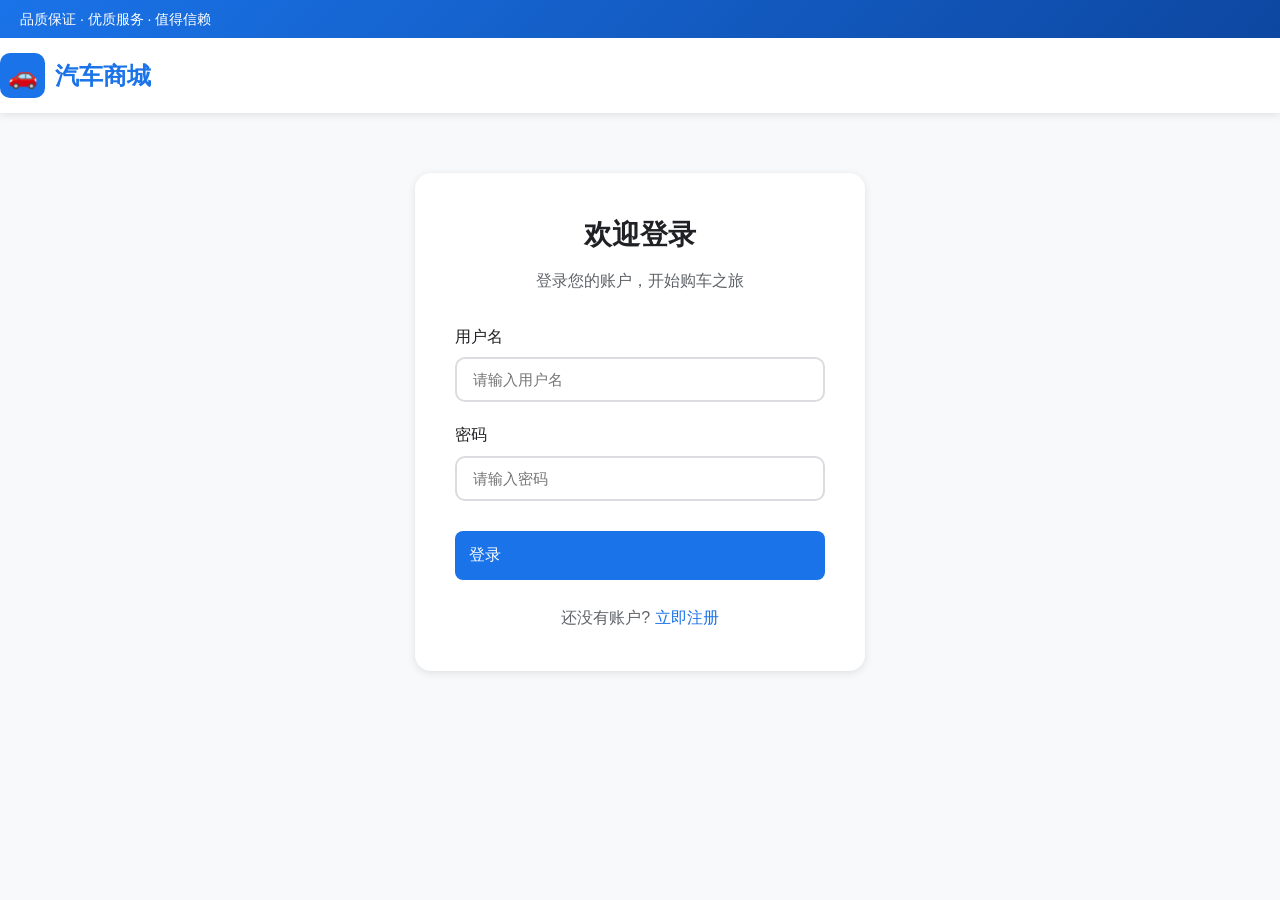
<file: cart.html>
<!DOCTYPE html>
<html lang="zh-CN">
<head>
    <meta charset="UTF-8">
    <meta name="viewport" content="width=device-width, initial-scale=1.0">
    <title>购物车 - 汽车商城</title>
    <link rel="stylesheet" href="css/style.css">
</head>
<body>
    <header>
        <div class="header-top">
            <div class="container">
                <span>品质保证 · 优质服务 · 值得信赖</span>
            </div>
        </div>
        <div class="header-main container">
            <a href="index.html" class="logo">
                <div class="logo-icon">🚗</div>
                <span>汽车商城</span>
            </a>
            <nav>
                <ul class="nav-menu" id="headerNav"></ul>
            </nav>
            <div class="user-menu" id="userMenu"></div>
        </div>
    </header>

    <div class="cart-container">
        <div class="cart-header">
            <h2>购物车</h2>
            <button class="btn btn-outline btn-sm" onclick="clearCart()" id="clearCartBtn" style="display:none;">清空购物车</button>
        </div>
        
        <div class="cart-content">
            <div class="cart-items" id="cartItems">
                <div class="loading"><div class="spinner"></div></div>
            </div>
            
            <div class="cart-summary" id="cartSummary" style="display:none;">
                <h3>订单摘要</h3>
                <div class="summary-row">
                    <span>商品件数</span>
                    <span id="itemCount">0</span>
                </div>
                <div class="summary-row">
                    <span>商品总价</span>
                    <span id="subtotal">¥0</span>
                </div>
                <div class="summary-row">
                    <span>运费</span>
                    <span>¥0</span>
                </div>
                <div class="summary-row total">
                    <span>应付总额</span>
                    <span class="amount" id="totalAmount">¥0</span>
                </div>
                
                <div class="form-group" style="margin-top: 20px;">
                    <label>支付方式</label>
                    <select id="paymentMethod">
                        <option value="wechat">微信支付</option>
                        <option value="alipay">支付宝</option>
                    </select>
                </div>
                
                <button class="btn btn-primary btn-lg" onclick="checkout()">
                    💳 提交订单
                </button>
            </div>
        </div>
    </div>

    <footer>
        <div class="container">
            <div class="footer-grid">
                <div class="footer-section">
                    <h3>关于我们</h3>
                    <ul><li><a href="#">公司介绍</a></li></ul>
                </div>
                <div class="footer-section">
                    <h3>购车服务</h3>
                    <ul><li><a href="#">购车流程</a></li></ul>
                </div>
            </div>
            <div class="footer-bottom">
                <p>&copy; <span id="footerYear"></span> 汽车商城 版权所有</p>
            </div>
        </div>
    </footer>

    <script src="js/app.js"></script>
    <script>
        async function init() {
            if (!Utils.isLoggedIn()) {
                window.location.href = 'login.html';
                return;
            }
            
            renderHeader();
            renderFooter();
            await loadCart();
        }

        async function loadCart() {
            try {
                const cart = await Cart.get();
                const items = cart.items || [];
                
                if (items.length === 0) {
                    document.getElementById('cartItems').innerHTML = `
                        <div class="empty-cart">
                            <div class="empty-cart-icon">🛒</div>
                            <h3>购物车是空的</h3>
                            <p>快去挑选您心仪的车型吧</p>
                            <a href="cars.html" class="btn btn-primary">浏览车型</a>
                        </div>
                    `;
                    return;
                }
                
                document.getElementById('clearCartBtn').style.display = 'block';
                document.getElementById('cartSummary').style.display = 'block';
                
                document.getElementById('cartItems').innerHTML = items.map(item => `
                    <div class="cart-item">
                        <img src="${item.car.image}" alt="${item.car.brand} ${item.car.model}" 
                             class="cart-item-image" onerror="this.src='https://via.placeholder.com/200x150'">
                        <div class="cart-item-info">
                            <div class="cart-item-title">${item.car.brand} ${item.car.model}</div>
                            <div class="cart-item-price">${Utils.formatPrice(item.car.price)}</div>
                            <div class="cart-item-controls">
                                <span>数量: ${item.quantity}</span>
                                <button class="btn-remove" onclick="removeFromCart('${item.car_id}')">删除</button>
                            </div>
                        </div>
                    </div>
                `).join('');
                
                const total = cart.total || 0;
                document.getElementById('itemCount').textContent = items.length;
                document.getElementById('subtotal').textContent = Utils.formatPrice(total);
                document.getElementById('totalAmount').textContent = Utils.formatPrice(total);
            } catch (e) {
                document.getElementById('cartItems').innerHTML = '<p style="text-align:center;padding:40px;">加载失败</p>';
            }
        }

        async function removeFromCart(carId) {
            try {
                showLoading();
                await Cart.remove(carId);
                Utils.showToast('已从购物车移除', 'success');
                await loadCart();
                loadCartCount();
            } catch (e) {
                Utils.showToast(e.message || '移除失败', 'error');
            } finally {
                hideLoading();
            }
        }

        async function clearCart() {
            if (!confirm('确定要清空购物车吗？')) return;
            
            try {
                showLoading();
                await Cart.clear();
                Utils.showToast('购物车已清空', 'success');
                await loadCart();
                loadCartCount();
            } catch (e) {
                Utils.showToast(e.message || '清空失败', 'error');
            } finally {
                hideLoading();
            }
        }

        async function checkout() {
            const paymentMethod = document.getElementById('paymentMethod').value;
            
            try {
                showLoading();
                const result = await Orders.create(paymentMethod);
                const orderId = result.order.id;
                
                Utils.showToast('订单创建成功', 'success');
                window.location.href = `payment.html?order_id=${orderId}`;
            } catch (e) {
                Utils.showToast(e.message || '订单创建失败', 'error');
            } finally {
                hideLoading();
            }
        }

        init();
    </script>
</body>
</html>
</file>
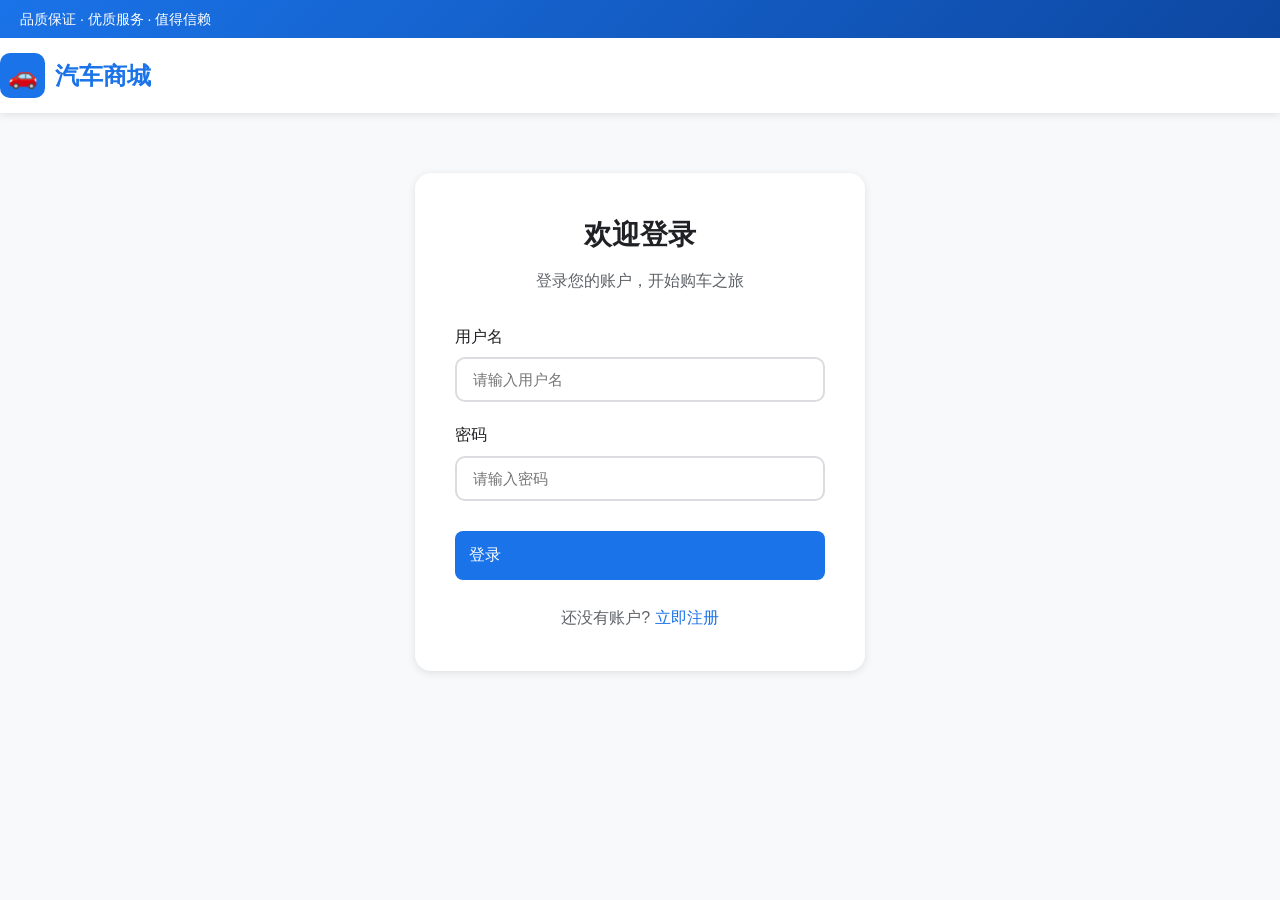
<file: login.html>
<!DOCTYPE html>
<html lang="zh-CN">
<head>
    <meta charset="UTF-8">
    <meta name="viewport" content="width=device-width, initial-scale=1.0">
    <title>登录 - 汽车商城</title>
    <link rel="stylesheet" href="css/style.css">
</head>
<body>
    <header>
        <div class="header-top">
            <div class="container">
                <span>品质保证 · 优质服务 · 值得信赖</span>
            </div>
        </div>
        <div class="header-main container">
            <a href="index.html" class="logo">
                <div class="logo-icon">🚗</div>
                <span>汽车商城</span>
            </a>
        </div>
    </header>

    <div class="auth-container">
        <div class="auth-header">
            <h2>欢迎登录</h2>
            <p>登录您的账户，开始购车之旅</p>
        </div>
        
        <form class="auth-form" id="loginForm">
            <div class="form-group">
                <label for="username">用户名</label>
                <input type="text" id="username" name="username" required placeholder="请输入用户名">
            </div>
            
            <div class="form-group">
                <label for="password">密码</label>
                <input type="password" id="password" name="password" required placeholder="请输入密码">
            </div>
            
            <div id="errorMsg" class="error-msg"></div>
            
            <button type="submit" class="btn btn-primary btn-lg">登录</button>
        </form>
        
        <div class="auth-footer">
            <p>还没有账户? <a href="register.html">立即注册</a></p>
        </div>
    </div>

    <script src="js/app.js"></script>
    <script>
        if (Utils.isLoggedIn()) {
            window.location.href = 'index.html';
        }

        document.getElementById('loginForm').addEventListener('submit', async (e) => {
            e.preventDefault();
            
            const username = document.getElementById('username').value;
            const password = document.getElementById('password').value;
            const errorMsg = document.getElementById('errorMsg');
            
            errorMsg.style.display = 'none';
            
            try {
                showLoading();
                await Auth.login(username, password);
                Utils.showToast('登录成功！', 'success');
                setTimeout(() => {
                    window.location.href = 'index.html';
                }, 500);
            } catch (error) {
                errorMsg.textContent = error.message || '登录失败，请检查用户名和密码';
                errorMsg.style.display = 'block';
            } finally {
                hideLoading();
            }
        });
    </script>
</body>
</html>
</file>
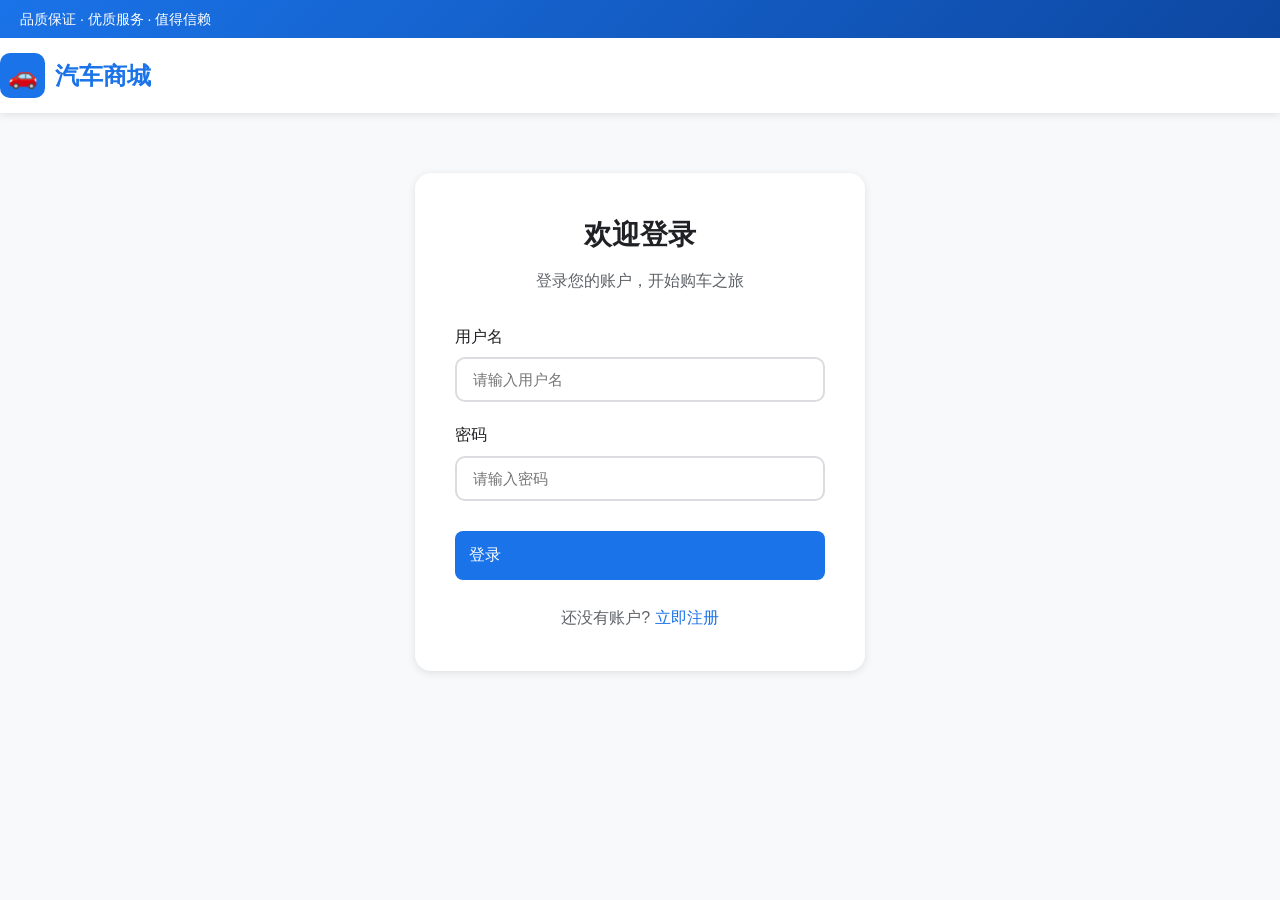
<file: order-detail.html>
<!DOCTYPE html>
<html lang="zh-CN">
<head>
    <meta charset="UTF-8">
    <meta name="viewport" content="width=device-width, initial-scale=1.0">
    <title>订单详情 - 汽车商城</title>
    <link rel="stylesheet" href="css/style.css">
</head>
<body>
    <header>
        <div class="header-top">
            <div class="container">
                <span>品质保证 · 优质服务 · 值得信赖</span>
            </div>
        </div>
        <div class="header-main container">
            <a href="index.html" class="logo">
                <div class="logo-icon">🚗</div>
                <span>汽车商城</span>
            </a>
            <nav>
                <ul class="nav-menu" id="headerNav"></ul>
            </nav>
            <div class="user-menu" id="userMenu"></div>
        </div>
    </header>

    <div class="detail-container">
        <div style="margin-bottom: 20px;">
            <a href="orders.html" style="color: #1a73e8; text-decoration: none;">← 返回订单列表</a>
        </div>
        
        <div id="orderDetail">
            <div class="loading"><div class="spinner"></div></div>
        </div>
    </div>

    <footer>
        <div class="container">
            <div class="footer-bottom">
                <p>&copy; <span id="footerYear"></span> 汽车商城 版权所有</p>
            </div>
        </div>
    </footer>

    <script src="js/app.js"></script>
    <script>
        async function init() {
            if (!Utils.isLoggedIn()) {
                window.location.href = 'login.html';
                return;
            }
            
            renderHeader();
            renderFooter();
            
            const params = new URLSearchParams(window.location.search);
            const orderId = params.get('id');
            
            if (!orderId) {
                document.getElementById('orderDetail').innerHTML = '<p>无效的订单</p>';
                return;
            }
            
            await loadOrderDetail(orderId);
        }

        async function loadOrderDetail(orderId) {
            try {
                const order = await Orders.getById(orderId);
                renderOrderDetail(order);
            } catch (e) {
                document.getElementById('orderDetail').innerHTML = '<p>加载失败</p>';
            }
        }

        function renderOrderDetail(order) {
            document.getElementById('orderDetail').innerHTML = `
                <div style="background: white; padding: 30px; border-radius: 12px; box-shadow: var(--shadow);">
                    <div style="display: flex; justify-content: space-between; align-items: center; margin-bottom: 25px; padding-bottom: 20px; border-bottom: 1px solid var(--border-color);">
                        <div>
                            <h2 style="font-size: 24px; margin-bottom: 8px;">订单号: ${order.id}</h2>
                            <p style="color: #666;">下单时间: ${Utils.formatDate(order.created_at)}</p>
                        </div>
                        <span class="order-status ${order.status}" style="padding: 8px 20px; font-size: 14px;">${getStatusText(order.status)}</span>
                    </div>
                    
                    <h3 style="margin-bottom: 15px; font-size: 18px;">商品信息</h3>
                    <div style="margin-bottom: 30px;">
                        ${order.items.map(item => `
                            <div style="display: flex; gap: 20px; padding: 20px; background: #f8f9fa; border-radius: 10px; margin-bottom: 15px;">
                                <img src="${item.car.image}" alt="${item.car.brand}" style="width: 150px; height: 100px; object-fit: cover; border-radius: 8px;" onerror="this.src='https://via.placeholder.com/150x100'">
                                <div style="flex: 1;">
                                    <div style="font-size: 18px; font-weight: 600; margin-bottom: 10px;">${item.car.brand} ${item.car.model}</div>
                                    <div style="color: #ea4335; font-size: 20px; font-weight: bold;">${Utils.formatPrice(item.car.price)} × ${item.quantity}</div>
                                </div>
                            </div>
                        `).join('')}
                    </div>
                    
                    <div style="background: #f8f9fa; padding: 20px; border-radius: 10px; margin-bottom: 25px;">
                        <div style="display: flex; justify-content: space-between; margin-bottom: 10px;">
                            <span style="color: #666;">支付方式</span>
                            <span>${order.payment_method === 'alipay' ? '支付宝' : '微信支付'}</span>
                        </div>
                        <div style="display: flex; justify-content: space-between; margin-bottom: 10px;">
                            <span style="color: #666;">商品件数</span>
                            <span>${order.items.length} 件</span>
                        </div>
                        <div style="display: flex; justify-content: space-between; font-size: 20px; font-weight: bold; padding-top: 15px; border-top: 1px solid #ddd;">
                            <span>订单总额</span>
                            <span style="color: #ea4335;">${Utils.formatPrice(order.total)}</span>
                        </div>
                    </div>
                    
                    <div style="display: flex; gap: 15px;">
                        ${renderActions(order)}
                    </div>
                </div>
            `;
        }

        function getStatusText(status) {
            const statusMap = {
                'pending_payment': '待支付',
                'paid': '已支付',
                'shipped': '配送中',
                'completed': '已完成',
                'cancelled': '已取消'
            };
            return statusMap[status] || status;
        }

        function renderActions(order) {
            let buttons = '';
            
            if (order.status === 'pending_payment') {
                buttons += `<a href="payment.html?order_id=${order.id}" class="btn btn-primary">去支付</a>`;
            }
            
            if (order.status === 'paid') {
                buttons += `<button class="btn btn-secondary" onclick="confirmReceive('${order.id}')">确认收货</button>`;
            }
            
            buttons += `<a href="orders.html" class="btn btn-outline">返回订单列表</a>`;
            
            return buttons;
        }

        async function confirmReceive(orderId) {
            if (!confirm('确定已收到货物吗？')) return;
            
            try {
                showLoading();
                await Utils.request(`${API.orders}/${orderId}`, {
                    method: 'PUT',
                    body: { status: 'completed' }
                });
                Utils.showToast('确认收货成功', 'success');
                await loadOrderDetail(orderId);
            } catch (e) {
                Utils.showToast(e.message || '操作失败', 'error');
            } finally {
                hideLoading();
            }
        }

        init();
    </script>
</body>
</html>
</file>
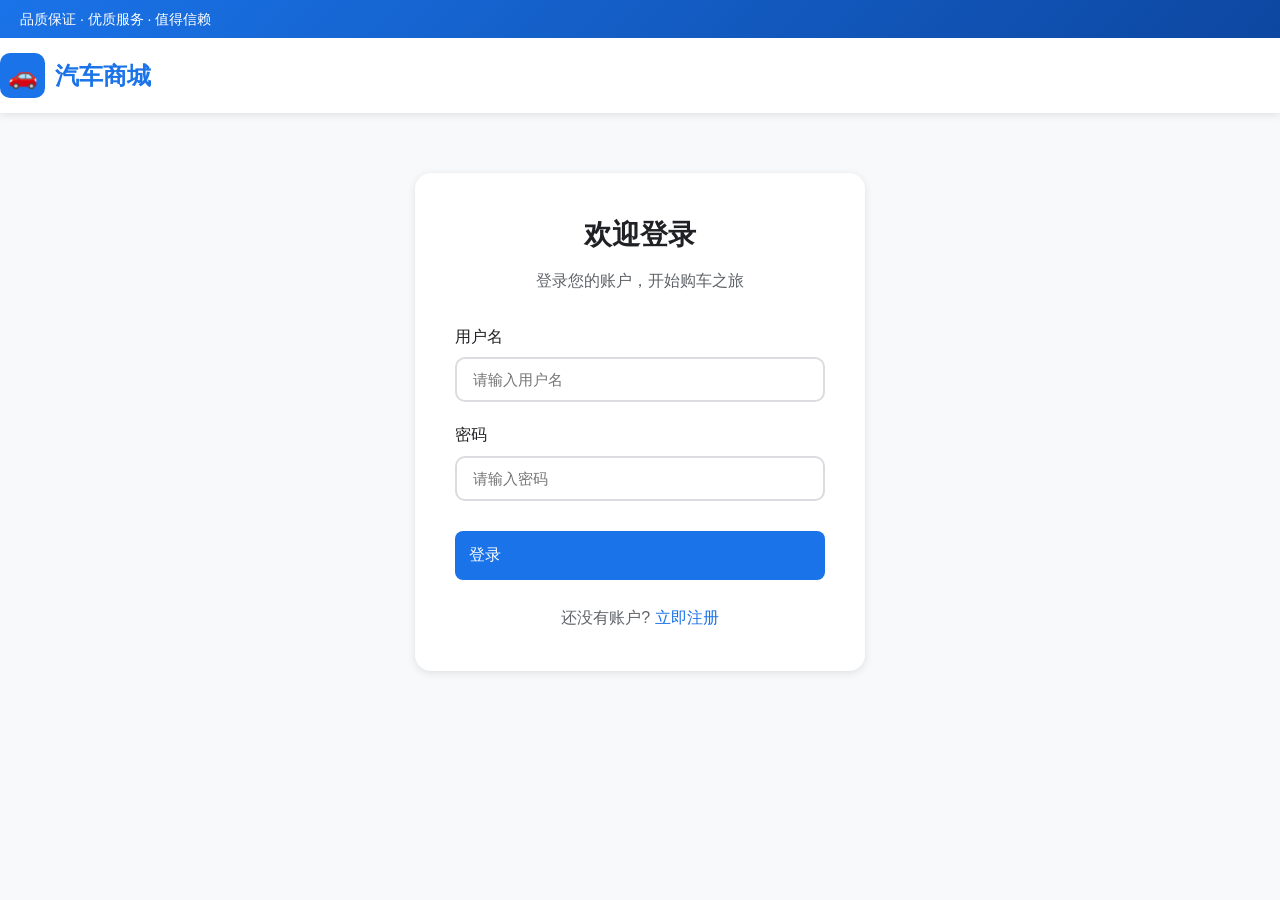
<file: orders.html>
<!DOCTYPE html>
<html lang="zh-CN">
<head>
    <meta charset="UTF-8">
    <meta name="viewport" content="width=device-width, initial-scale=1.0">
    <title>我的订单 - 汽车商城</title>
    <link rel="stylesheet" href="css/style.css">
</head>
<body>
    <header>
        <div class="header-top">
            <div class="container">
                <span>品质保证 · 优质服务 · 值得信赖</span>
            </div>
        </div>
        <div class="header-main container">
            <a href="index.html" class="logo">
                <div class="logo-icon">🚗</div>
                <span>汽车商城</span>
            </a>
            <nav>
                <ul class="nav-menu" id="headerNav"></ul>
            </nav>
            <div class="user-menu" id="userMenu"></div>
        </div>
    </header>

    <div class="orders-container">
        <div class="orders-header">
            <h2>我的订单</h2>
        </div>
        
        <div class="order-tabs">
            <button class="order-tab active" onclick="filterOrders('all')">全部</button>
            <button class="order-tab" onclick="filterOrders('pending_payment')">待支付</button>
            <button class="order-tab" onclick="filterOrders('paid')">已支付</button>
            <button class="order-tab" onclick="filterOrders('shipped')">配送中</button>
            <button class="order-tab" onclick="filterOrders('completed')">已完成</button>
        </div>
        
        <div class="orders-list" id="ordersList">
            <div class="loading"><div class="spinner"></div></div>
        </div>
    </div>

    <footer>
        <div class="container">
            <div class="footer-grid">
                <div class="footer-section">
                    <h3>关于我们</h3>
                    <ul><li><a href="#">公司介绍</a></li></ul>
                </div>
                <div class="footer-section">
                    <h3>购车服务</h3>
                    <ul><li><a href="#">购车流程</a></li></ul>
                </div>
            </div>
            <div class="footer-bottom">
                <p>&copy; <span id="footerYear"></span> 汽车商城 版权所有</p>
            </div>
        </div>
    </footer>

    <script src="js/app.js"></script>
    <script>
        let allOrders = [];
        let currentFilter = 'all';

        async function init() {
            if (!Utils.isLoggedIn()) {
                window.location.href = 'login.html';
                return;
            }
            
            renderHeader();
            renderFooter();
            await loadOrders();
        }

        async function loadOrders() {
            try {
                showLoading();
                allOrders = await Orders.getAll();
                renderOrders();
            } catch (e) {
                document.getElementById('ordersList').innerHTML = 
                    '<p style="text-align:center;padding:40px;">加载失败</p>';
            } finally {
                hideLoading();
            }
        }

        function renderOrders() {
            let orders = allOrders;
            
            if (currentFilter !== 'all') {
                orders = orders.filter(o => o.status === currentFilter);
            }
            
            if (orders.length === 0) {
                document.getElementById('ordersList').innerHTML = `
                    <div class="empty-cart">
                        <div class="empty-cart-icon">📋</div>
                        <h3>暂无订单</h3>
                        <p>快去选购您心仪的车型吧</p>
                        <a href="cars.html" class="btn btn-primary">浏览车型</a>
                    </div>
                `;
                return;
            }
            
            document.getElementById('ordersList').innerHTML = orders.map(order => `
                <div class="order-card">
                    <div class="order-header">
                        <div>
                            <div class="order-id">订单号: ${order.id}</div>
                            <div class="order-date">${Utils.formatDate(order.created_at)}</div>
                        </div>
                        <span class="order-status ${order.status}">${getStatusText(order.status)}</span>
                    </div>
                    <div class="order-items">
                        ${order.items.map(item => `
                            <div class="order-item">
                                <img src="${item.car.image}" alt="${item.car.brand}" 
                                     class="order-item-image" onerror="this.src='https://via.placeholder.com/100x70'">
                                <div class="order-item-info">
                                    <div class="order-item-title">${item.car.brand} ${item.car.model}</div>
                                    <div class="order-item-price">${Utils.formatPrice(item.car.price)} × ${item.quantity}</div>
                                </div>
                            </div>
                        `).join('')}
                    </div>
                    <div class="order-footer">
                        <div class="order-total">
                            合计: <span class="amount">${Utils.formatPrice(order.total)}</span>
                        </div>
                        <div>
                            ${renderOrderActions(order)}
                        </div>
                    </div>
                </div>
            `).join('');
        }

        function getStatusText(status) {
            const statusMap = {
                'pending_payment': '待支付',
                'paid': '已支付',
                'shipped': '配送中',
                'completed': '已完成',
                'cancelled': '已取消'
            };
            return statusMap[status] || status;
        }

        function renderOrderActions(order) {
            let buttons = '';
            
            if (order.status === 'pending_payment') {
                buttons += `<a href="payment.html?order_id=${order.id}" class="btn btn-primary btn-sm">去支付</a>`;
            }
            
            if (order.status === 'paid') {
                buttons += `<button class="btn btn-secondary btn-sm" onclick="confirmReceive('${order.id}')">确认收货</button>`;
            }
            
            buttons += `<button class="btn btn-outline btn-sm" onclick="viewOrderDetail('${order.id}')">查看详情</button>`;
            
            return buttons;
        }

        function filterOrders(status) {
            currentFilter = status;
            
            document.querySelectorAll('.order-tab').forEach(tab => {
                tab.classList.remove('active');
            });
            event.target.classList.add('active');
            
            renderOrders();
        }

        async function confirmReceive(orderId) {
            if (!confirm('确定已收到货物吗？')) return;
            
            try {
                showLoading();
                await Utils.request(`${API.orders}/${orderId}`, {
                    method: 'PUT',
                    body: { status: 'completed' }
                });
                Utils.showToast('确认收货成功', 'success');
                await loadOrders();
            } catch (e) {
                Utils.showToast(e.message || '操作失败', 'error');
            } finally {
                hideLoading();
            }
        }

        function viewOrderDetail(orderId) {
            window.location.href = `order-detail.html?id=${orderId}`;
        }

        init();
    </script>
</body>
</html>
</file>
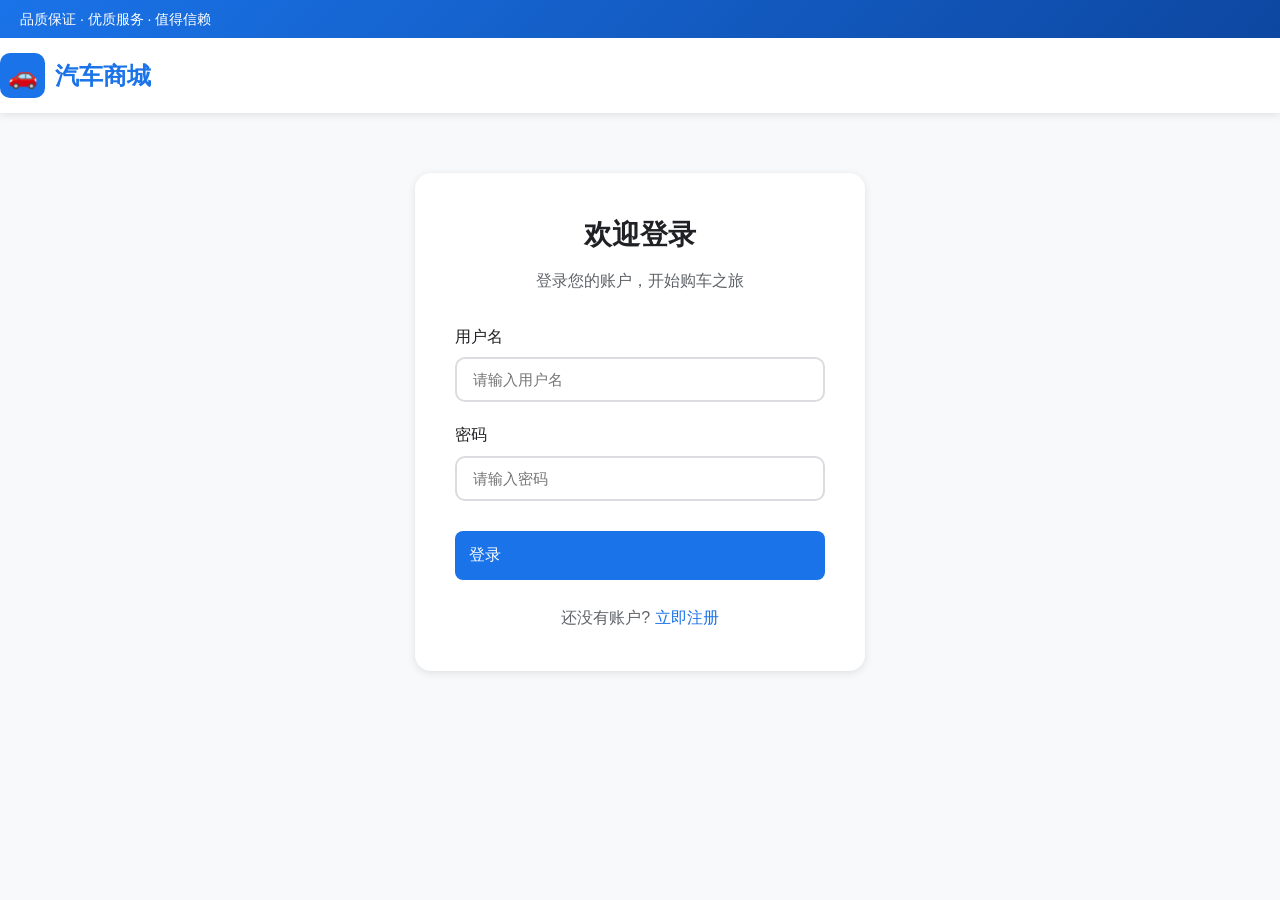
<file: payment.html>
<!DOCTYPE html>
<html lang="zh-CN">
<head>
    <meta charset="UTF-8">
    <meta name="viewport" content="width=device-width, initial-scale=1.0">
    <title>支付页面 - 汽车商城</title>
    <link rel="stylesheet" href="css/style.css">
    <style>
        .payment-container {
            max-width: 500px;
            margin: 50px auto;
            padding: 40px;
            background: white;
            border-radius: 20px;
            box-shadow: 0 10px 40px rgba(0,0,0,0.1);
        }
        
        .payment-header {
            text-align: center;
            margin-bottom: 30px;
        }
        
        .payment-header h2 {
            font-size: 28px;
            color: #1a73e8;
            margin-bottom: 10px;
        }
        
        .order-info {
            background: #f8f9fa;
            padding: 20px;
            border-radius: 12px;
            margin-bottom: 25px;
        }
        
        .order-info-row {
            display: flex;
            justify-content: space-between;
            padding: 10px 0;
            border-bottom: 1px dashed #ddd;
        }
        
        .order-info-row:last-child {
            border-bottom: none;
        }
        
        .order-info-label {
            color: #666;
        }
        
        .order-info-value {
            font-weight: 600;
            color: #333;
        }
        
        .qr-section {
            text-align: center;
            padding: 30px;
            background: linear-gradient(135deg, #f5f7fa 0%, #e4e8ec 100%);
            border-radius: 16px;
            margin: 25px 0;
        }
        
        .qr-title {
            font-size: 18px;
            font-weight: 600;
            margin-bottom: 20px;
            color: #333;
        }
        
        .qr-code-display {
            width: 220px;
            height: 220px;
            margin: 0 auto 20px;
            background: white;
            border-radius: 12px;
            display: flex;
            align-items: center;
            justify-content: center;
            box-shadow: 0 4px 12px rgba(0,0,0,0.1);
            position: relative;
            overflow: hidden;
        }
        
        .qr-pattern {
            width: 180px;
            height: 180px;
            position: relative;
        }
        
        .qr-pattern::before {
            content: '📱';
            font-size: 80px;
            position: absolute;
            top: 50%;
            left: 50%;
            transform: translate(-50%, -50%);
            opacity: 0.3;
        }
        
        .qr-pattern .corner {
            position: absolute;
            width: 40px;
            height: 40px;
            border: 4px solid #1a73e8;
            border-radius: 8px;
        }
        
        .qr-pattern .corner-tl { top: 0; left: 0; }
        .qr-pattern .corner-tr { top: 0; right: 0; }
        .qr-pattern .corner-bl { bottom: 0; left: 0; }
        .qr-pattern .corner-br { bottom: 0; right: 0; }
        
        .qr-pattern .fake-qr {
            position: absolute;
            top: 10px;
            left: 10px;
            right: 10px;
            bottom: 10px;
            background: 
                repeating-linear-gradient(0deg, #1a73e8 0px, #1a73e8 8px, transparent 8px, transparent 16px),
                repeating-linear-gradient(90deg, #1a73e8 0px, #1a73e8 8px, transparent 8px, transparent 16px);
            opacity: 0.15;
        }
        
        .payment-amount-display {
            font-size: 42px;
            font-weight: bold;
            color: #ea4335;
            margin: 20px 0;
        }
        
        .payment-amount-display::before {
            content: '¥';
            font-size: 24px;
            margin-right: 5px;
        }
        
        .payment-tips {
            color: #666;
            font-size: 14px;
            line-height: 1.8;
        }
        
        .payment-tips p {
            margin-bottom: 8px;
        }
        
        .countdown {
            font-size: 16px;
            color: #f57c00;
            font-weight: 600;
            margin-top: 15px;
        }
        
        .btn-pay {
            width: 100%;
            padding: 18px;
            font-size: 18px;
            margin-top: 25px;
        }
        
        .payment-success {
            text-align: center;
            padding: 40px 20px;
        }
        
        .success-icon {
            width: 100px;
            height: 100px;
            background: linear-gradient(135deg, #34a853, #2e7d32);
            border-radius: 50%;
            display: flex;
            align-items: center;
            justify-content: center;
            margin: 0 auto 25px;
            font-size: 50px;
            color: white;
            animation: successPop 0.5s ease;
        }
        
        @keyframes successPop {
            0% { transform: scale(0); }
            50% { transform: scale(1.2); }
            100% { transform: scale(1); }
        }
        
        .success-title {
            font-size: 26px;
            font-weight: bold;
            color: #333;
            margin-bottom: 15px;
        }
        
        .success-message {
            color: #666;
            margin-bottom: 30px;
        }
    </style>
</head>
<body>
    <header>
        <div class="header-top">
            <div class="container">
                <span>品质保证 · 优质服务 · 值得信赖</span>
            </div>
        </div>
        <div class="header-main container">
            <a href="index.html" class="logo">
                <div class="logo-icon">🚗</div>
                <span>汽车商城</span>
            </a>
        </div>
    </header>

    <div class="payment-container" id="paymentContainer">
        <div class="loading"><div class="spinner"></div></div>
    </div>

    <script src="js/app.js"></script>
    <script>
        let orderData = null;
        let checkInterval = null;

        async function init() {
            if (!Utils.isLoggedIn()) {
                window.location.href = 'login.html';
                return;
            }
            
            const params = new URLSearchParams(window.location.search);
            const orderId = params.get('order_id');
            const amount = params.get('amount');
            
            if (!orderId) {
                showError('无效的订单');
                return;
            }
            
            await loadPaymentInfo(orderId, amount);
        }

        async function loadPaymentInfo(orderId, amount) {
            try {
                showLoading();
                orderData = await Orders.getById(orderId);
                
                if (!orderData) {
                    showError('订单不存在');
                    return;
                }
                
                if (orderData.status === 'paid') {
                    showPaymentSuccess(orderId);
                    return;
                }
                
                renderPaymentPage(orderData);
            } catch (e) {
                showError('加载失败: ' + e.message);
            } finally {
                hideLoading();
            }
        }

        function renderPaymentPage(order) {
            const paymentMethod = order.payment_method === 'alipay' ? '支付宝' : '微信支付';
            const qrText = paymentMethod === '支付宝' ? '💳' : '💰';
            
            document.getElementById('paymentContainer').innerHTML = `
                <div class="payment-header">
                    <h2>${paymentMethod} 扫码支付</h2>
                    <p style="color: #666;">请使用${paymentMethod}扫描下方二维码完成支付</p>
                </div>
                
                <div class="order-info">
                    <div class="order-info-row">
                        <span class="order-info-label">订单编号</span>
                        <span class="order-info-value">${order.id}</span>
                    </div>
                    <div class="order-info-row">
                        <span class="order-info-label">商品数量</span>
                        <span class="order-info-value">${order.items.length} 件</span>
                    </div>
                    <div class="order-info-row">
                        <span class="order-info-label">支付方式</span>
                        <span class="order-info-value">${paymentMethod}</span>
                    </div>
                </div>
                
                <div class="qr-section">
                    <div class="qr-title">${paymentMethod}扫码付款</div>
                    <div class="qr-code-display">
                        <img src="images/无标题.png" alt="付款码" style="width: 200px; height: 200px; object-fit: contain;">
                    </div>
                    <div class="payment-amount-display">${order.total.toLocaleString()}</div>
                </div>
                
                <div class="payment-tips">
                    <p>⏱️ 请在15分钟内完成支付</p>
                    <p>💡 支付完成后，系统将自动更新订单状态</p>
                    <p>📱 打开${paymentMethod}扫一扫功能扫描上方二维码</p>
                </div>
                
                <div class="countdown" id="countdown"></div>
                
                <button class="btn btn-primary btn-lg btn-pay" onclick="simulatePayment('${order.id}')">
                    💳 我已支付
                </button>
                
                <div style="text-align: center; margin-top: 20px;">
                    <a href="orders.html" style="color: #666; text-decoration: none;">查看订单</a>
                </div>
            `;
            
            startCountdown();
            startPaymentCheck(order.id);
        }

        function startCountdown() {
            let timeLeft = 15 * 60;
            const countdownEl = document.getElementById('countdown');
            
            const update = () => {
                const minutes = Math.floor(timeLeft / 60);
                const seconds = timeLeft % 60;
                countdownEl.textContent = `剩余支付时间: ${minutes}:${seconds.toString().padStart(2, '0')}`;
                
                if (timeLeft <= 0) {
                    clearInterval(checkInterval);
                    countdownEl.textContent = '订单已超时，请重新下单';
                    countdownEl.style.color = '#ea4335';
                }
                timeLeft--;
            };
            
            update();
            setInterval(update, 1000);
        }

        async function startPaymentCheck(orderId) {
            checkInterval = setInterval(async () => {
                try {
                    const status = await Orders.getPaymentStatus(orderId);
                    if (status.status === 'paid') {
                        clearInterval(checkInterval);
                        showPaymentSuccess(orderId);
                    }
                } catch (e) {
                    console.error('Payment check error:', e);
                }
            }, 3000);
        }

        async function simulatePayment(orderId) {
            try {
                showLoading();
                const result = await Orders.simulatePayment(orderId);
                clearInterval(checkInterval);
                showPaymentSuccess(orderId);
            } catch (e) {
                Utils.showToast(e.message || '支付失败', 'error');
            } finally {
                hideLoading();
            }
        }

        function showPaymentSuccess(orderId) {
            clearInterval(checkInterval);
            
            document.getElementById('paymentContainer').innerHTML = `
                <div class="payment-success">
                    <div class="success-icon">✓</div>
                    <div class="success-title">支付成功!</div>
                    <div class="success-message">
                        <p>您的订单已支付完成</p>
                        <p style="color: #999; margin-top: 10px;">订单号: ${orderId}</p>
                    </div>
                    <div style="display: flex; gap: 15px; justify-content: center;">
                        <a href="orders.html" class="btn btn-primary">查看订单</a>
                        <a href="index.html" class="btn btn-outline">返回首页</a>
                    </div>
                </div>
            `;
        }

        function showError(message) {
            document.getElementById('paymentContainer').innerHTML = `
                <div style="text-align: center; padding: 40px;">
                    <div style="font-size: 50px; margin-bottom: 20px;">❌</div>
                    <h3 style="margin-bottom: 15px;">${message}</h3>
                    <a href="orders.html" class="btn btn-primary">查看订单</a>
                </div>
            `;
        }

        init();
    </script>
</body>
</html>
</file>
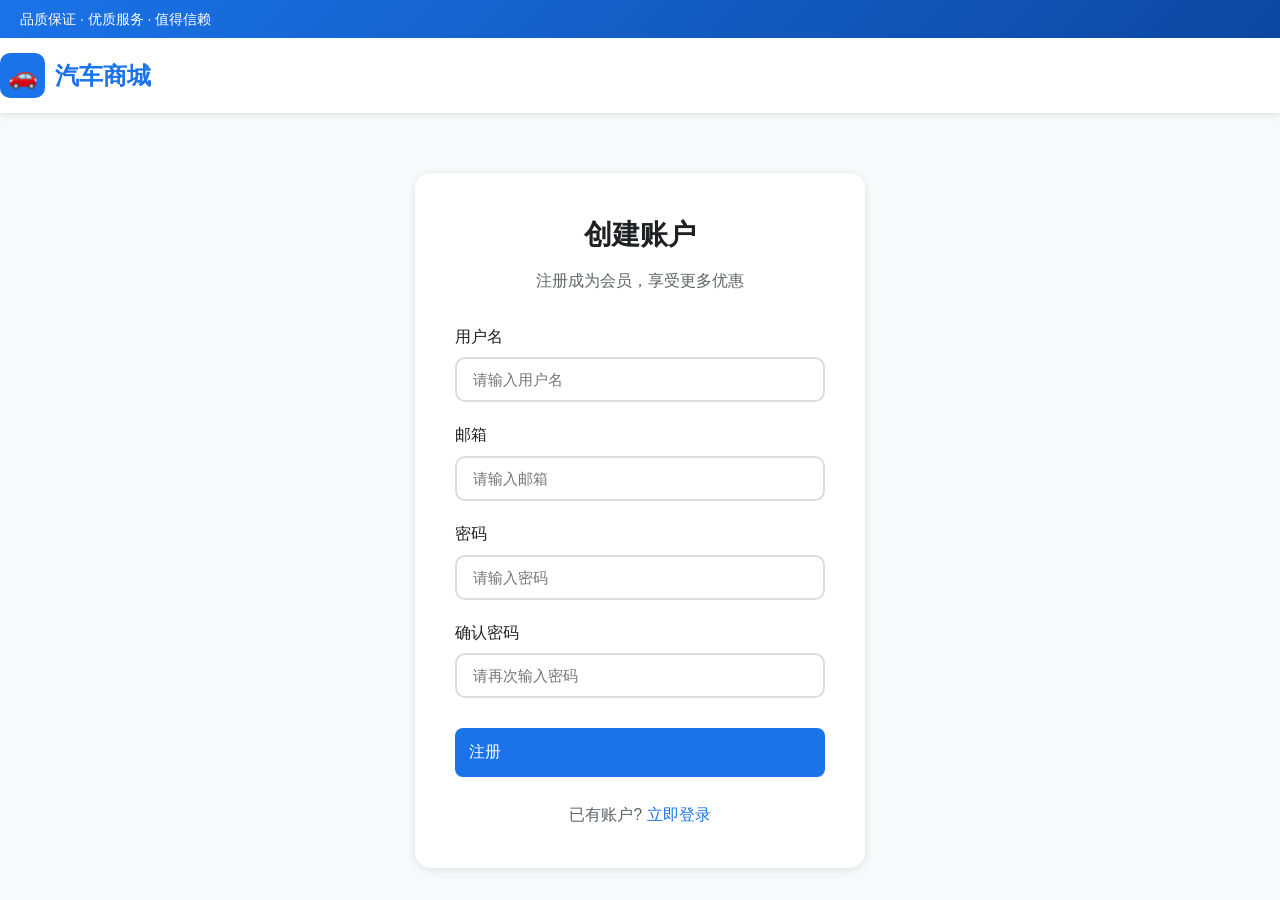
<file: register.html>
<!DOCTYPE html>
<html lang="zh-CN">
<head>
    <meta charset="UTF-8">
    <meta name="viewport" content="width=device-width, initial-scale=1.0">
    <title>注册 - 汽车商城</title>
    <link rel="stylesheet" href="css/style.css">
</head>
<body>
    <header>
        <div class="header-top">
            <div class="container">
                <span>品质保证 · 优质服务 · 值得信赖</span>
            </div>
        </div>
        <div class="header-main container">
            <a href="index.html" class="logo">
                <div class="logo-icon">🚗</div>
                <span>汽车商城</span>
            </a>
        </div>
    </header>

    <div class="auth-container">
        <div class="auth-header">
            <h2>创建账户</h2>
            <p>注册成为会员，享受更多优惠</p>
        </div>
        
        <form class="auth-form" id="registerForm">
            <div class="form-group">
                <label for="username">用户名</label>
                <input type="text" id="username" name="username" required placeholder="请输入用户名" minlength="3">
            </div>
            
            <div class="form-group">
                <label for="email">邮箱</label>
                <input type="email" id="email" name="email" required placeholder="请输入邮箱">
            </div>
            
            <div class="form-group">
                <label for="password">密码</label>
                <input type="password" id="password" name="password" required placeholder="请输入密码" minlength="6">
            </div>
            
            <div class="form-group">
                <label for="confirmPassword">确认密码</label>
                <input type="password" id="confirmPassword" name="confirmPassword" required placeholder="请再次输入密码">
            </div>
            
            <div id="errorMsg" class="error-msg"></div>
            
            <button type="submit" class="btn btn-primary btn-lg">注册</button>
        </form>
        
        <div class="auth-footer">
            <p>已有账户? <a href="login.html">立即登录</a></p>
        </div>
    </div>

    <script src="js/app.js"></script>
    <script>
        if (Utils.isLoggedIn()) {
            window.location.href = 'index.html';
        }

        document.getElementById('registerForm').addEventListener('submit', async (e) => {
            e.preventDefault();
            
            const username = document.getElementById('username').value;
            const email = document.getElementById('email').value;
            const password = document.getElementById('password').value;
            const confirmPassword = document.getElementById('confirmPassword').value;
            const errorMsg = document.getElementById('errorMsg');
            
            errorMsg.style.display = 'none';
            
            if (password !== confirmPassword) {
                errorMsg.textContent = '两次输入的密码不一致';
                errorMsg.style.display = 'block';
                return;
            }
            
            if (password.length < 6) {
                errorMsg.textContent = '密码长度至少6位';
                errorMsg.style.display = 'block';
                return;
            }
            
            try {
                showLoading();
                await Auth.register(username, email, password);
                Utils.showToast('注册成功！', 'success');
                setTimeout(() => {
                    window.location.href = 'index.html';
                }, 500);
            } catch (error) {
                errorMsg.textContent = error.message || '注册失败，请重试';
                errorMsg.style.display = 'block';
            } finally {
                hideLoading();
            }
        });
    </script>
</body>
</html>
</file>
<file: css/style.css>
* {
    margin: 0;
    padding: 0;
    box-sizing: border-box;
    font-family: 'Microsoft YaHei', 'Segoe UI', Tahoma, Geneva, Verdana, sans-serif;
}

:root {
    --primary-color: #1a73e8;
    --secondary-color: #34a853;
    --danger-color: #ea4335;
    --warning-color: #fbbc04;
    --dark-color: #202124;
    --light-dark: #5f6368;
    --light-gray: #f8f9fa;
    --border-color: #dadce0;
    --shadow: 0 2px 8px rgba(0,0,0,0.1);
    --shadow-hover: 0 4px 16px rgba(0,0,0,0.15);
}

body {
    background-color: var(--light-gray);
    color: var(--dark-color);
    line-height: 1.6;
    min-height: 100vh;
}

.container {
    max-width: 1400px;
    margin: 0 auto;
    padding: 0 20px;
}

header {
    background: white;
    box-shadow: var(--shadow);
    position: sticky;
    top: 0;
    z-index: 1000;
}

.header-top {
    background: linear-gradient(135deg, var(--primary-color), #0d47a1);
    color: white;
    padding: 8px 0;
    font-size: 14px;
}

.header-main {
    display: flex;
    align-items: center;
    justify-content: space-between;
    padding: 15px 0;
    flex-wrap: wrap;
    gap: 15px;
}

.logo {
    display: flex;
    align-items: center;
    gap: 10px;
    font-size: 24px;
    font-weight: bold;
    color: var(--primary-color);
    text-decoration: none;
}

.logo-icon {
    width: 45px;
    height: 45px;
    background: var(--primary-color);
    border-radius: 10px;
    display: flex;
    align-items: center;
    justify-content: center;
    color: white;
    font-size: 24px;
}

.search-box {
    flex: 1;
    max-width: 500px;
    display: flex;
    position: relative;
}

.search-box input {
    width: 100%;
    padding: 12px 45px 12px 20px;
    border: 2px solid var(--border-color);
    border-radius: 25px;
    font-size: 15px;
    transition: border-color 0.3s;
}

.search-box input:focus {
    outline: none;
    border-color: var(--primary-color);
}

.search-box button {
    position: absolute;
    right: 5px;
    top: 50%;
    transform: translateY(-50%);
    background: var(--primary-color);
    border: none;
    color: white;
    width: 36px;
    height: 36px;
    border-radius: 50%;
    cursor: pointer;
    transition: background 0.3s;
}

.search-box button:hover {
    background: #0d47a1;
}

.nav-menu {
    display: flex;
    gap: 25px;
    list-style: none;
    align-items: center;
}

.nav-menu a {
    text-decoration: none;
    color: var(--dark-color);
    font-weight: 500;
    transition: color 0.3s;
    display: flex;
    align-items: center;
    gap: 5px;
}

.nav-menu a:hover {
    color: var(--primary-color);
}

.nav-menu .cart-badge {
    background: var(--danger-color);
    color: white;
    padding: 2px 8px;
    border-radius: 10px;
    font-size: 12px;
    margin-left: 5px;
}

.user-menu {
    display: flex;
    align-items: center;
    gap: 15px;
}

.btn {
    padding: 10px 20px;
    border: none;
    border-radius: 8px;
    cursor: pointer;
    font-size: 14px;
    font-weight: 500;
    transition: all 0.3s;
    text-decoration: none;
    display: inline-flex;
    align-items: center;
    gap: 8px;
}

.btn-primary {
    background: var(--primary-color);
    color: white;
}

.btn-primary:hover {
    background: #0d47a1;
}

.btn-secondary {
    background: var(--secondary-color);
    color: white;
}

.btn-secondary:hover {
    background: #2e7d32;
}

.btn-danger {
    background: var(--danger-color);
    color: white;
}

.btn-danger:hover {
    background: #c62828;
}

.btn-outline {
    background: white;
    border: 2px solid var(--primary-color);
    color: var(--primary-color);
}

.btn-outline:hover {
    background: var(--primary-color);
    color: white;
}

.btn-sm {
    padding: 6px 12px;
    font-size: 13px;
}

.btn-lg {
    padding: 14px 28px;
    font-size: 16px;
}

.hero {
    background: linear-gradient(135deg, #1a1a2e 0%, #16213e 50%, #0f3460 100%);
    color: white;
    padding: 80px 0;
    text-align: center;
    position: relative;
    overflow: hidden;
}

.hero::before {
    content: '';
    position: absolute;
    top: 0;
    left: 0;
    right: 0;
    bottom: 0;
    background: url('data:image/svg+xml,<svg xmlns="http://www.w3.org/2000/svg" viewBox="0 0 100 100"><circle cx="50" cy="50" r="40" fill="none" stroke="rgba(255,255,255,0.05)" stroke-width="0.5"/></svg>');
    background-size: 50px 50px;
}

.hero h1 {
    font-size: 48px;
    margin-bottom: 20px;
    position: relative;
}

.hero p {
    font-size: 20px;
    margin-bottom: 30px;
    opacity: 0.9;
    position: relative;
}

.hero-btns {
    display: flex;
    gap: 15px;
    justify-content: center;
    position: relative;
}

.filter-section {
    background: white;
    padding: 25px;
    border-radius: 12px;
    margin: 30px 0;
    box-shadow: var(--shadow);
}

.filter-row {
    display: flex;
    flex-wrap: wrap;
    gap: 15px;
    align-items: center;
}

.filter-group {
    display: flex;
    align-items: center;
    gap: 10px;
}

.filter-group label {
    font-weight: 500;
    color: var(--light-dark);
}

.filter-group select,
.filter-group input {
    padding: 10px 15px;
    border: 1px solid var(--border-color);
    border-radius: 8px;
    font-size: 14px;
    min-width: 150px;
}

.filter-group select:focus,
.filter-group input:focus {
    outline: none;
    border-color: var(--primary-color);
}

.price-input {
    display: flex;
    align-items: center;
    gap: 10px;
}

.price-input input {
    width: 100px;
    padding: 10px;
    border: 1px solid var(--border-color);
    border-radius: 8px;
}

.cars-grid {
    display: grid;
    grid-template-columns: repeat(auto-fill, minmax(300px, 1fr));
    gap: 25px;
    margin: 30px 0;
}

.car-card {
    background: white;
    border-radius: 12px;
    overflow: hidden;
    box-shadow: var(--shadow);
    transition: transform 0.3s, box-shadow 0.3s;
    cursor: pointer;
}

.car-card:hover {
    transform: translateY(-5px);
    box-shadow: var(--shadow-hover);
}

.car-image {
    width: 100%;
    height: 200px;
    object-fit: cover;
    background: #e0e0e0;
}

.car-info {
    padding: 20px;
}

.car-brand-model {
    display: flex;
    justify-content: space-between;
    align-items: center;
    margin-bottom: 10px;
}

.car-brand {
    font-size: 14px;
    color: var(--primary-color);
    font-weight: 600;
}

.car-model {
    font-size: 18px;
    font-weight: bold;
    margin-bottom: 10px;
}

.car-price {
    font-size: 24px;
    color: var(--danger-color);
    font-weight: bold;
    margin-bottom: 15px;
}

.car-price span {
    font-size: 14px;
    color: var(--light-dark);
    font-weight: normal;
}

.car-tags {
    display: flex;
    flex-wrap: wrap;
    gap: 8px;
    margin-bottom: 15px;
}

.car-tag {
    padding: 4px 10px;
    background: var(--light-gray);
    border-radius: 15px;
    font-size: 12px;
    color: var(--light-dark);
}

.car-meta {
    display: flex;
    justify-content: space-between;
    padding-top: 15px;
    border-top: 1px solid var(--border-color);
    font-size: 13px;
    color: var(--light-dark);
}

.stats-section {
    background: white;
    padding: 40px 0;
    margin-top: 50px;
}

.stats-grid {
    display: grid;
    grid-template-columns: repeat(auto-fit, minmax(200px, 1fr));
    gap: 30px;
    text-align: center;
}

.stat-item {
    padding: 20px;
}

.stat-number {
    font-size: 42px;
    font-weight: bold;
    color: var(--primary-color);
    margin-bottom: 10px;
}

.stat-label {
    font-size: 16px;
    color: var(--light-dark);
}

footer {
    background: var(--dark-color);
    color: white;
    padding: 50px 0 20px;
    margin-top: 60px;
}

.footer-grid {
    display: grid;
    grid-template-columns: repeat(auto-fit, minmax(200px, 1fr));
    gap: 40px;
    margin-bottom: 40px;
}

.footer-section h3 {
    margin-bottom: 20px;
    font-size: 18px;
}

.footer-section ul {
    list-style: none;
}

.footer-section ul li {
    margin-bottom: 10px;
}

.footer-section ul li a {
    color: rgba(255,255,255,0.7);
    text-decoration: none;
    transition: color 0.3s;
}

.footer-section ul li a:hover {
    color: white;
}

.footer-bottom {
    text-align: center;
    padding-top: 20px;
    border-top: 1px solid rgba(255,255,255,0.1);
    color: rgba(255,255,255,0.6);
    font-size: 14px;
}

.auth-container {
    max-width: 450px;
    margin: 60px auto;
    padding: 40px;
    background: white;
    border-radius: 16px;
    box-shadow: var(--shadow);
}

.auth-header {
    text-align: center;
    margin-bottom: 30px;
}

.auth-header h2 {
    font-size: 28px;
    margin-bottom: 10px;
    color: var(--dark-color);
}

.auth-header p {
    color: var(--light-dark);
}

.auth-form .form-group {
    margin-bottom: 20px;
}

.auth-form label {
    display: block;
    margin-bottom: 8px;
    font-weight: 500;
    color: var(--dark-color);
}

.auth-form input {
    width: 100%;
    padding: 14px 16px;
    border: 2px solid var(--border-color);
    border-radius: 10px;
    font-size: 15px;
    transition: border-color 0.3s;
}

.auth-form input:focus {
    outline: none;
    border-color: var(--primary-color);
}

.auth-form .error-msg {
    color: var(--danger-color);
    font-size: 13px;
    margin-top: 5px;
    display: none;
}

.auth-form button {
    width: 100%;
    padding: 14px;
    margin-top: 10px;
}

.auth-footer {
    text-align: center;
    margin-top: 25px;
    color: var(--light-dark);
}

.auth-footer a {
    color: var(--primary-color);
    text-decoration: none;
    font-weight: 500;
}

.auth-footer a:hover {
    text-decoration: underline;
}

.detail-container {
    max-width: 1200px;
    margin: 30px auto;
    padding: 0 20px;
}

.detail-header {
    display: flex;
    gap: 40px;
    background: white;
    padding: 30px;
    border-radius: 16px;
    box-shadow: var(--shadow);
}

.detail-image {
    flex: 1;
    min-width: 400px;
}

.detail-image img {
    width: 100%;
    height: 400px;
    object-fit: cover;
    border-radius: 12px;
}

.detail-info {
    flex: 1;
}

.detail-title {
    font-size: 32px;
    margin-bottom: 15px;
}

.detail-price {
    font-size: 36px;
    color: var(--danger-color);
    font-weight: bold;
    margin-bottom: 20px;
}

.detail-price span {
    font-size: 16px;
    color: var(--light-dark);
    font-weight: normal;
}

.detail-meta {
    display: flex;
    flex-wrap: wrap;
    gap: 15px;
    margin-bottom: 25px;
}

.detail-meta-item {
    display: flex;
    align-items: center;
    gap: 8px;
    padding: 8px 15px;
    background: var(--light-gray);
    border-radius: 20px;
    font-size: 14px;
}

.detail-description {
    margin-bottom: 25px;
    line-height: 1.8;
    color: var(--light-dark);
}

.detail-specs {
    background: var(--light-gray);
    padding: 20px;
    border-radius: 12px;
    margin-bottom: 25px;
}

.detail-specs h3 {
    margin-bottom: 15px;
    font-size: 18px;
}

.specs-grid {
    display: grid;
    grid-template-columns: repeat(2, 1fr);
    gap: 15px;
}

.spec-item {
    display: flex;
    justify-content: space-between;
}

.spec-label {
    color: var(--light-dark);
}

.spec-value {
    font-weight: 600;
}

.detail-features {
    margin-bottom: 30px;
}

.detail-features h3 {
    margin-bottom: 15px;
    font-size: 18px;
}

.features-list {
    display: flex;
    flex-wrap: wrap;
    gap: 10px;
}

.feature-tag {
    padding: 8px 16px;
    background: linear-gradient(135deg, var(--primary-color), #0d47a1);
    color: white;
    border-radius: 20px;
    font-size: 14px;
}

.detail-actions {
    display: flex;
    gap: 15px;
    padding-top: 25px;
    border-top: 1px solid var(--border-color);
}

.detail-actions .btn {
    flex: 1;
    justify-content: center;
    padding: 16px;
    font-size: 16px;
}

.cart-container {
    max-width: 1200px;
    margin: 30px auto;
    padding: 0 20px;
}

.cart-header {
    display: flex;
    justify-content: space-between;
    align-items: center;
    margin-bottom: 25px;
}

.cart-header h2 {
    font-size: 28px;
}

.cart-content {
    display: grid;
    grid-template-columns: 1fr 350px;
    gap: 30px;
}

.cart-items {
    background: white;
    border-radius: 12px;
    box-shadow: var(--shadow);
    overflow: hidden;
}

.cart-item {
    display: flex;
    padding: 20px;
    border-bottom: 1px solid var(--border-color);
    gap: 20px;
}

.cart-item:last-child {
    border-bottom: none;
}

.cart-item-image {
    width: 150px;
    height: 100px;
    object-fit: cover;
    border-radius: 8px;
}

.cart-item-info {
    flex: 1;
}

.cart-item-title {
    font-size: 18px;
    font-weight: 600;
    margin-bottom: 8px;
}

.cart-item-price {
    color: var(--danger-color);
    font-size: 20px;
    font-weight: bold;
    margin-bottom: 10px;
}

.cart-item-controls {
    display: flex;
    align-items: center;
    gap: 15px;
}

.quantity-control {
    display: flex;
    align-items: center;
    gap: 10px;
}

.quantity-control button {
    width: 32px;
    height: 32px;
    border: 1px solid var(--border-color);
    background: white;
    border-radius: 6px;
    cursor: pointer;
    font-size: 18px;
    transition: all 0.3s;
}

.quantity-control button:hover {
    background: var(--primary-color);
    color: white;
    border-color: var(--primary-color);
}

.quantity-control span {
    font-size: 16px;
    min-width: 30px;
    text-align: center;
}

.btn-remove {
    background: none;
    border: none;
    color: var(--danger-color);
    cursor: pointer;
    font-size: 14px;
    transition: opacity 0.3s;
}

.btn-remove:hover {
    opacity: 0.7;
}

.cart-summary {
    background: white;
    border-radius: 12px;
    padding: 25px;
    box-shadow: var(--shadow);
    height: fit-content;
    position: sticky;
    top: 100px;
}

.cart-summary h3 {
    font-size: 20px;
    margin-bottom: 20px;
    padding-bottom: 15px;
    border-bottom: 1px solid var(--border-color);
}

.summary-row {
    display: flex;
    justify-content: space-between;
    margin-bottom: 15px;
    font-size: 15px;
}

.summary-row.total {
    font-size: 20px;
    font-weight: bold;
    padding-top: 15px;
    border-top: 1px solid var(--border-color);
    margin-top: 15px;
}

.summary-row.total .amount {
    color: var(--danger-color);
}

.cart-summary .btn {
    width: 100%;
    justify-content: center;
    margin-top: 20px;
    padding: 16px;
}

.empty-cart {
    text-align: center;
    padding: 60px 20px;
    background: white;
    border-radius: 12px;
    box-shadow: var(--shadow);
}

.empty-cart-icon {
    font-size: 80px;
    margin-bottom: 20px;
}

.empty-cart h3 {
    font-size: 24px;
    margin-bottom: 10px;
}

.empty-cart p {
    color: var(--light-dark);
    margin-bottom: 25px;
}

.payment-container {
    max-width: 600px;
    margin: 60px auto;
    padding: 40px;
    background: white;
    border-radius: 16px;
    box-shadow: var(--shadow);
    text-align: center;
}

.payment-header {
    margin-bottom: 30px;
}

.payment-header h2 {
    font-size: 28px;
    margin-bottom: 10px;
}

.qr-code-section {
    padding: 30px;
    background: var(--light-gray);
    border-radius: 12px;
    margin: 25px 0;
}

.qr-code {
    width: 250px;
    height: 250px;
    margin: 0 auto;
    background: white;
    border-radius: 12px;
    display: flex;
    align-items: center;
    justify-content: center;
    font-size: 120px;
}

.payment-info {
    margin: 25px 0;
}

.payment-amount {
    font-size: 36px;
    color: var(--danger-color);
    font-weight: bold;
    margin: 15px 0;
}

.payment-tips {
    color: var(--light-dark);
    font-size: 14px;
    margin-bottom: 25px;
}

.payment-actions {
    display: flex;
    gap: 15px;
    justify-content: center;
}

.orders-container {
    max-width: 1200px;
    margin: 30px auto;
    padding: 0 20px;
}

.orders-header {
    margin-bottom: 25px;
}

.orders-header h2 {
    font-size: 28px;
}

.order-tabs {
    display: flex;
    gap: 10px;
    margin-bottom: 25px;
    border-bottom: 2px solid var(--border-color);
    padding-bottom: 10px;
}

.order-tab {
    padding: 10px 20px;
    background: none;
    border: none;
    cursor: pointer;
    font-size: 15px;
    color: var(--light-dark);
    transition: all 0.3s;
    position: relative;
}

.order-tab.active {
    color: var(--primary-color);
    font-weight: 600;
}

.order-tab.active::after {
    content: '';
    position: absolute;
    bottom: -12px;
    left: 0;
    right: 0;
    height: 2px;
    background: var(--primary-color);
}

.orders-list {
    display: flex;
    flex-direction: column;
    gap: 20px;
}

.order-card {
    background: white;
    border-radius: 12px;
    box-shadow: var(--shadow);
    overflow: hidden;
}

.order-header {
    display: flex;
    justify-content: space-between;
    align-items: center;
    padding: 20px;
    background: var(--light-gray);
}

.order-id {
    font-weight: 600;
    font-size: 15px;
}

.order-date {
    color: var(--light-dark);
    font-size: 14px;
}

.order-status {
    padding: 6px 15px;
    border-radius: 20px;
    font-size: 13px;
    font-weight: 500;
}

.order-status.pending {
    background: #fff3e0;
    color: #e65100;
}

.order-status.paid {
    background: #e8f5e9;
    color: #2e7d32;
}

.order-status.shipped {
    background: #e3f2fd;
    color: #1565c0;
}

.order-status.completed {
    background: #f3e5f5;
    color: #7b1fa2;
}

.order-items {
    padding: 20px;
}

.order-item {
    display: flex;
    gap: 20px;
    padding: 15px 0;
    border-bottom: 1px solid var(--border-color);
}

.order-item:last-child {
    border-bottom: none;
}

.order-item-image {
    width: 100px;
    height: 70px;
    object-fit: cover;
    border-radius: 8px;
}

.order-item-info {
    flex: 1;
}

.order-item-title {
    font-weight: 600;
    margin-bottom: 5px;
}

.order-item-price {
    color: var(--danger-color);
    font-weight: bold;
}

.order-footer {
    display: flex;
    justify-content: space-between;
    align-items: center;
    padding: 20px;
    border-top: 1px solid var(--border-color);
}

.order-total {
    font-size: 18px;
}

.order-total .amount {
    color: var(--danger-color);
    font-weight: bold;
    font-size: 22px;
}

.admin-container {
    display: flex;
    min-height: 100vh;
}

.admin-sidebar {
    width: 250px;
    background: var(--dark-color);
    color: white;
    padding: 20px 0;
    position: fixed;
    height: 100vh;
    overflow-y: auto;
}

.admin-sidebar-header {
    padding: 20px;
    font-size: 20px;
    font-weight: bold;
    border-bottom: 1px solid rgba(255,255,255,0.1);
    margin-bottom: 20px;
}

.admin-menu {
    list-style: none;
}

.admin-menu-item {
    padding: 15px 20px;
    cursor: pointer;
    transition: background 0.3s;
    display: flex;
    align-items: center;
    gap: 10px;
}

.admin-menu-item:hover,
.admin-menu-item.active {
    background: rgba(255,255,255,0.1);
}

.admin-menu-item a {
    color: white;
    text-decoration: none;
    width: 100%;
    display: flex;
    align-items: center;
    gap: 10px;
}

.admin-content {
    flex: 1;
    margin-left: 250px;
    padding: 30px;
    background: var(--light-gray);
}

.admin-header {
    display: flex;
    justify-content: space-between;
    align-items: center;
    margin-bottom: 30px;
}

.admin-header h1 {
    font-size: 28px;
}

.stats-cards {
    display: grid;
    grid-template-columns: repeat(auto-fit, minmax(250px, 1fr));
    gap: 25px;
    margin-bottom: 30px;
}

.stat-card {
    background: white;
    padding: 25px;
    border-radius: 12px;
    box-shadow: var(--shadow);
}

.stat-card-header {
    display: flex;
    justify-content: space-between;
    align-items: center;
    margin-bottom: 15px;
}

.stat-card-icon {
    width: 50px;
    height: 50px;
    border-radius: 12px;
    display: flex;
    align-items: center;
    justify-content: center;
    font-size: 24px;
    color: white;
}

.stat-card-icon.blue {
    background: var(--primary-color);
}

.stat-card-icon.green {
    background: var(--secondary-color);
}

.stat-card-icon.orange {
    background: #f57c00;
}

.stat-card-icon.purple {
    background: #7b1fa2;
}

.stat-card-value {
    font-size: 32px;
    font-weight: bold;
    margin-bottom: 5px;
}

.stat-card-label {
    color: var(--light-dark);
    font-size: 14px;
}

.admin-table {
    width: 100%;
    background: white;
    border-radius: 12px;
    box-shadow: var(--shadow);
    overflow: hidden;
}

.admin-table table {
    width: 100%;
    border-collapse: collapse;
}

.admin-table th,
.admin-table td {
    padding: 15px 20px;
    text-align: left;
    border-bottom: 1px solid var(--border-color);
}

.admin-table th {
    background: var(--light-gray);
    font-weight: 600;
    color: var(--dark-color);
}

.admin-table tr:hover {
    background: #fafafa;
}

.status-badge {
    padding: 5px 12px;
    border-radius: 15px;
    font-size: 13px;
    font-weight: 500;
}

.status-badge.success {
    background: #e8f5e9;
    color: #2e7d32;
}

.status-badge.warning {
    background: #fff3e0;
    color: #e65100;
}

.status-badge.danger {
    background: #ffebee;
    color: #c62828;
}

.status-badge.info {
    background: #e3f2fd;
    color: #1565c0;
}

.modal {
    display: none;
    position: fixed;
    top: 0;
    left: 0;
    right: 0;
    bottom: 0;
    background: rgba(0,0,0,0.5);
    z-index: 2000;
    align-items: center;
    justify-content: center;
}

.modal.show {
    display: flex;
}

.modal-content {
    background: white;
    border-radius: 16px;
    width: 90%;
    max-width: 500px;
    max-height: 90vh;
    overflow-y: auto;
}

.modal-header {
    padding: 20px;
    border-bottom: 1px solid var(--border-color);
    display: flex;
    justify-content: space-between;
    align-items: center;
}

.modal-header h3 {
    font-size: 20px;
}

.modal-close {
    background: none;
    border: none;
    font-size: 24px;
    cursor: pointer;
    color: var(--light-dark);
}

.modal-body {
    padding: 20px;
}

.modal-footer {
    padding: 20px;
    border-top: 1px solid var(--border-color);
    display: flex;
    gap: 10px;
    justify-content: flex-end;
}

.form-group {
    margin-bottom: 20px;
}

.form-group label {
    display: block;
    margin-bottom: 8px;
    font-weight: 500;
}

.form-group input,
.form-group select,
.form-group textarea {
    width: 100%;
    padding: 12px 16px;
    border: 2px solid var(--border-color);
    border-radius: 10px;
    font-size: 15px;
}

.form-group input:focus,
.form-group select:focus,
.form-group textarea:focus {
    outline: none;
    border-color: var(--primary-color);
}

.toast {
    position: fixed;
    top: 100px;
    right: 20px;
    padding: 15px 25px;
    border-radius: 10px;
    color: white;
    font-weight: 500;
    z-index: 3000;
    transform: translateX(400px);
    transition: transform 0.3s;
}

.toast.show {
    transform: translateX(0);
}

.toast.success {
    background: var(--secondary-color);
}

.toast.error {
    background: var(--danger-color);
}

.toast.warning {
    background: var(--warning-color);
    color: var(--dark-color);
}

.toast.info {
    background: var(--primary-color);
}

.loading {
    display: flex;
    justify-content: center;
    align-items: center;
    padding: 60px;
}

.spinner {
    width: 50px;
    height: 50px;
    border: 4px solid var(--border-color);
    border-top-color: var(--primary-color);
    border-radius: 50%;
    animation: spin 1s linear infinite;
}

@keyframes spin {
    to {
        transform: rotate(360deg);
    }
}

.pagination {
    display: flex;
    justify-content: center;
    gap: 10px;
    margin: 40px 0;
}

.pagination button {
    padding: 10px 15px;
    border: 1px solid var(--border-color);
    background: white;
    border-radius: 8px;
    cursor: pointer;
    transition: all 0.3s;
}

.pagination button:hover,
.pagination button.active {
    background: var(--primary-color);
    color: white;
    border-color: var(--primary-color);
}

@media (max-width: 768px) {
    .header-main {
        flex-direction: column;
    }
    
    .search-box {
        order: 3;
        max-width: 100%;
        width: 100%;
    }
    
    .nav-menu {
        flex-wrap: wrap;
        justify-content: center;
    }
    
    .hero h1 {
        font-size: 32px;
    }
    
    .hero p {
        font-size: 16px;
    }
    
    .hero-btns {
        flex-direction: column;
    }
    
    .filter-row {
        flex-direction: column;
        align-items: stretch;
    }
    
    .filter-group {
        width: 100%;
    }
    
    .filter-group select,
    .filter-group input {
        flex: 1;
    }
    
    .detail-header {
        flex-direction: column;
    }
    
    .detail-image {
        min-width: 100%;
    }
    
    .detail-image img {
        height: 300px;
    }
    
    .cart-content {
        grid-template-columns: 1fr;
    }
    
    .cart-summary {
        position: static;
    }
    
    .admin-sidebar {
        display: none;
    }
    
    .admin-content {
        margin-left: 0;
    }
}

.loading-overlay {
    position: fixed;
    top: 0;
    left: 0;
    right: 0;
    bottom: 0;
    background: rgba(255,255,255,0.9);
    display: flex;
    justify-content: center;
    align-items: center;
    z-index: 9999;
}

.chart-container {
    background: white;
    padding: 25px;
    border-radius: 12px;
    box-shadow: var(--shadow);
    margin-bottom: 25px;
}

.chart-title {
    font-size: 18px;
    margin-bottom: 20px;
    font-weight: 600;
}

.chart-grid {
    display: grid;
    grid-template-columns: repeat(auto-fit, minmax(400px, 1fr));
    gap: 25px;
}

.bar-chart {
    display: flex;
    flex-direction: column;
    gap: 15px;
}

.bar-item {
    display: flex;
    align-items: center;
    gap: 15px;
}

.bar-label {
    width: 100px;
    font-size: 14px;
    font-weight: 500;
}

.bar-wrapper {
    flex: 1;
    height: 30px;
    background: var(--light-gray);
    border-radius: 15px;
    overflow: hidden;
}

.bar-fill {
    height: 100%;
    background: linear-gradient(90deg, var(--primary-color), #0d47a1);
    border-radius: 15px;
    transition: width 0.5s ease;
    display: flex;
    align-items: center;
    justify-content: flex-end;
    padding-right: 10px;
    color: white;
    font-size: 12px;
    font-weight: 600;
}
</file>
